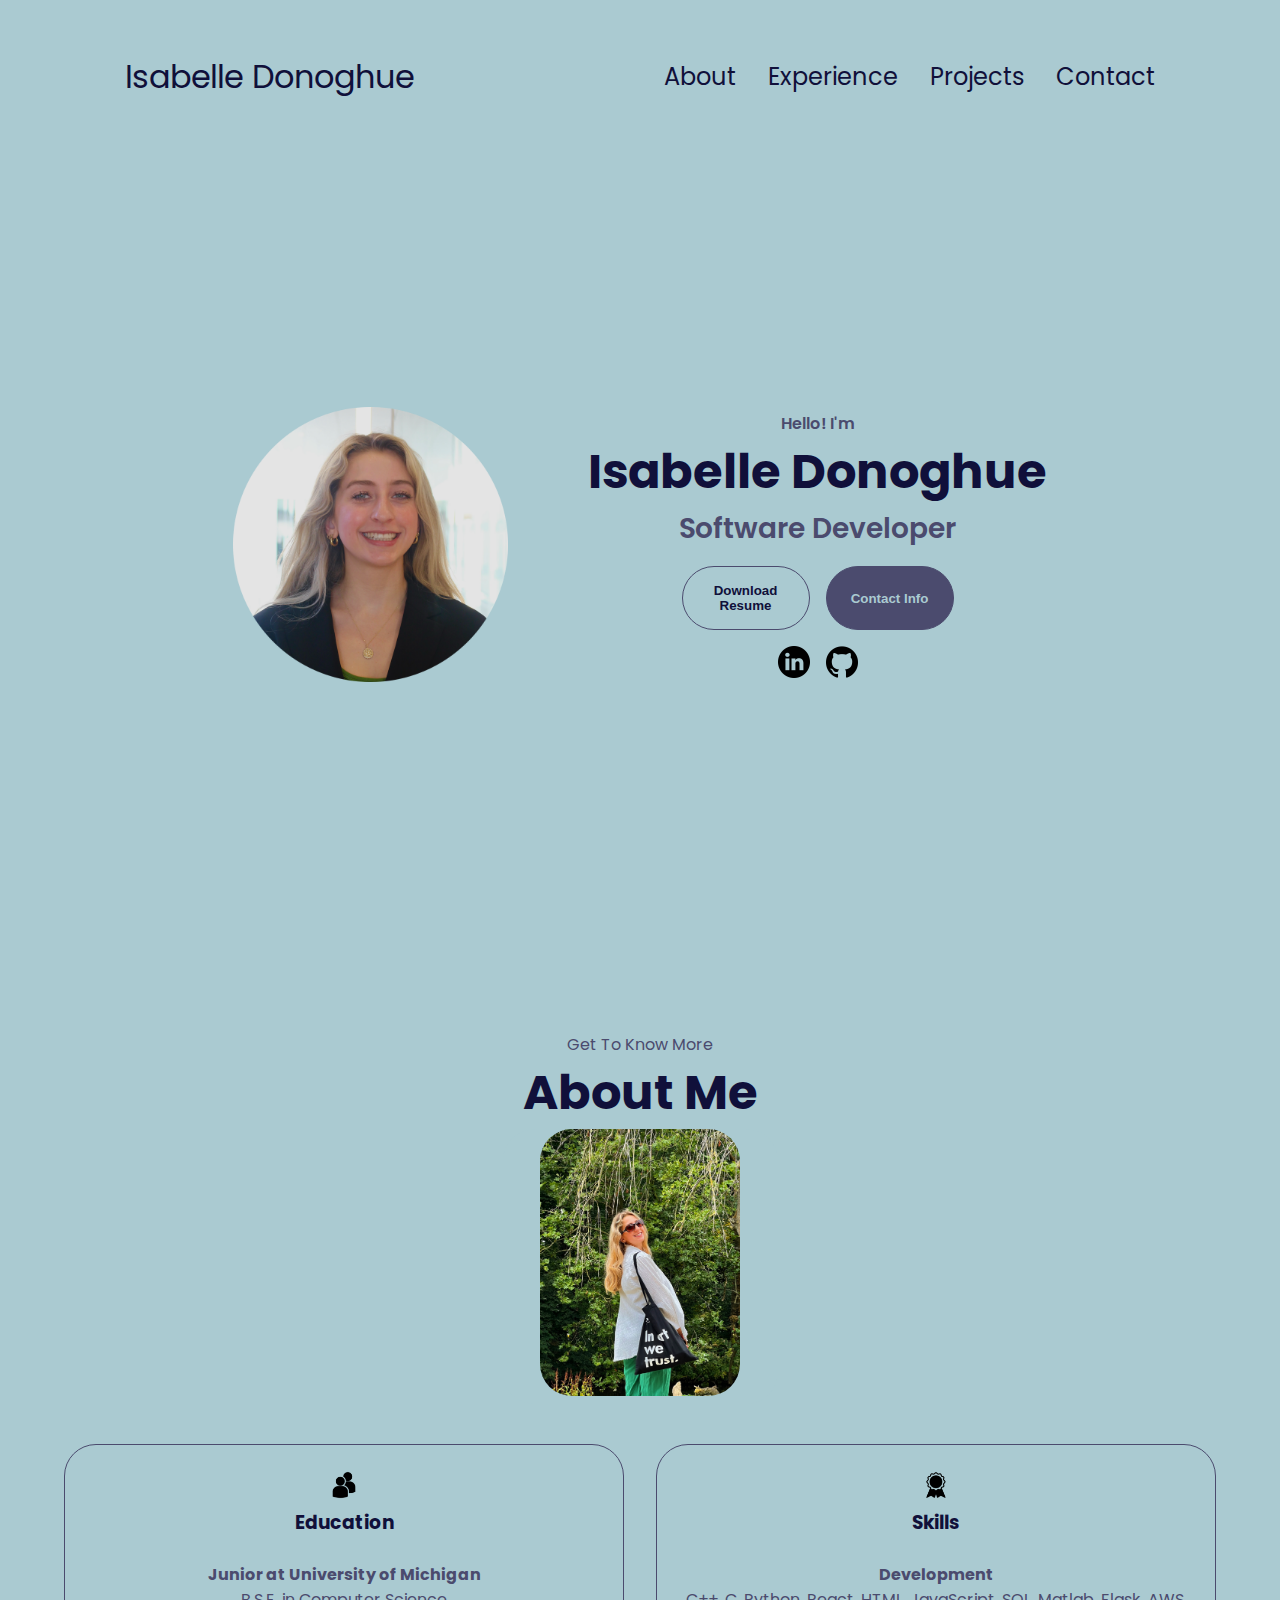
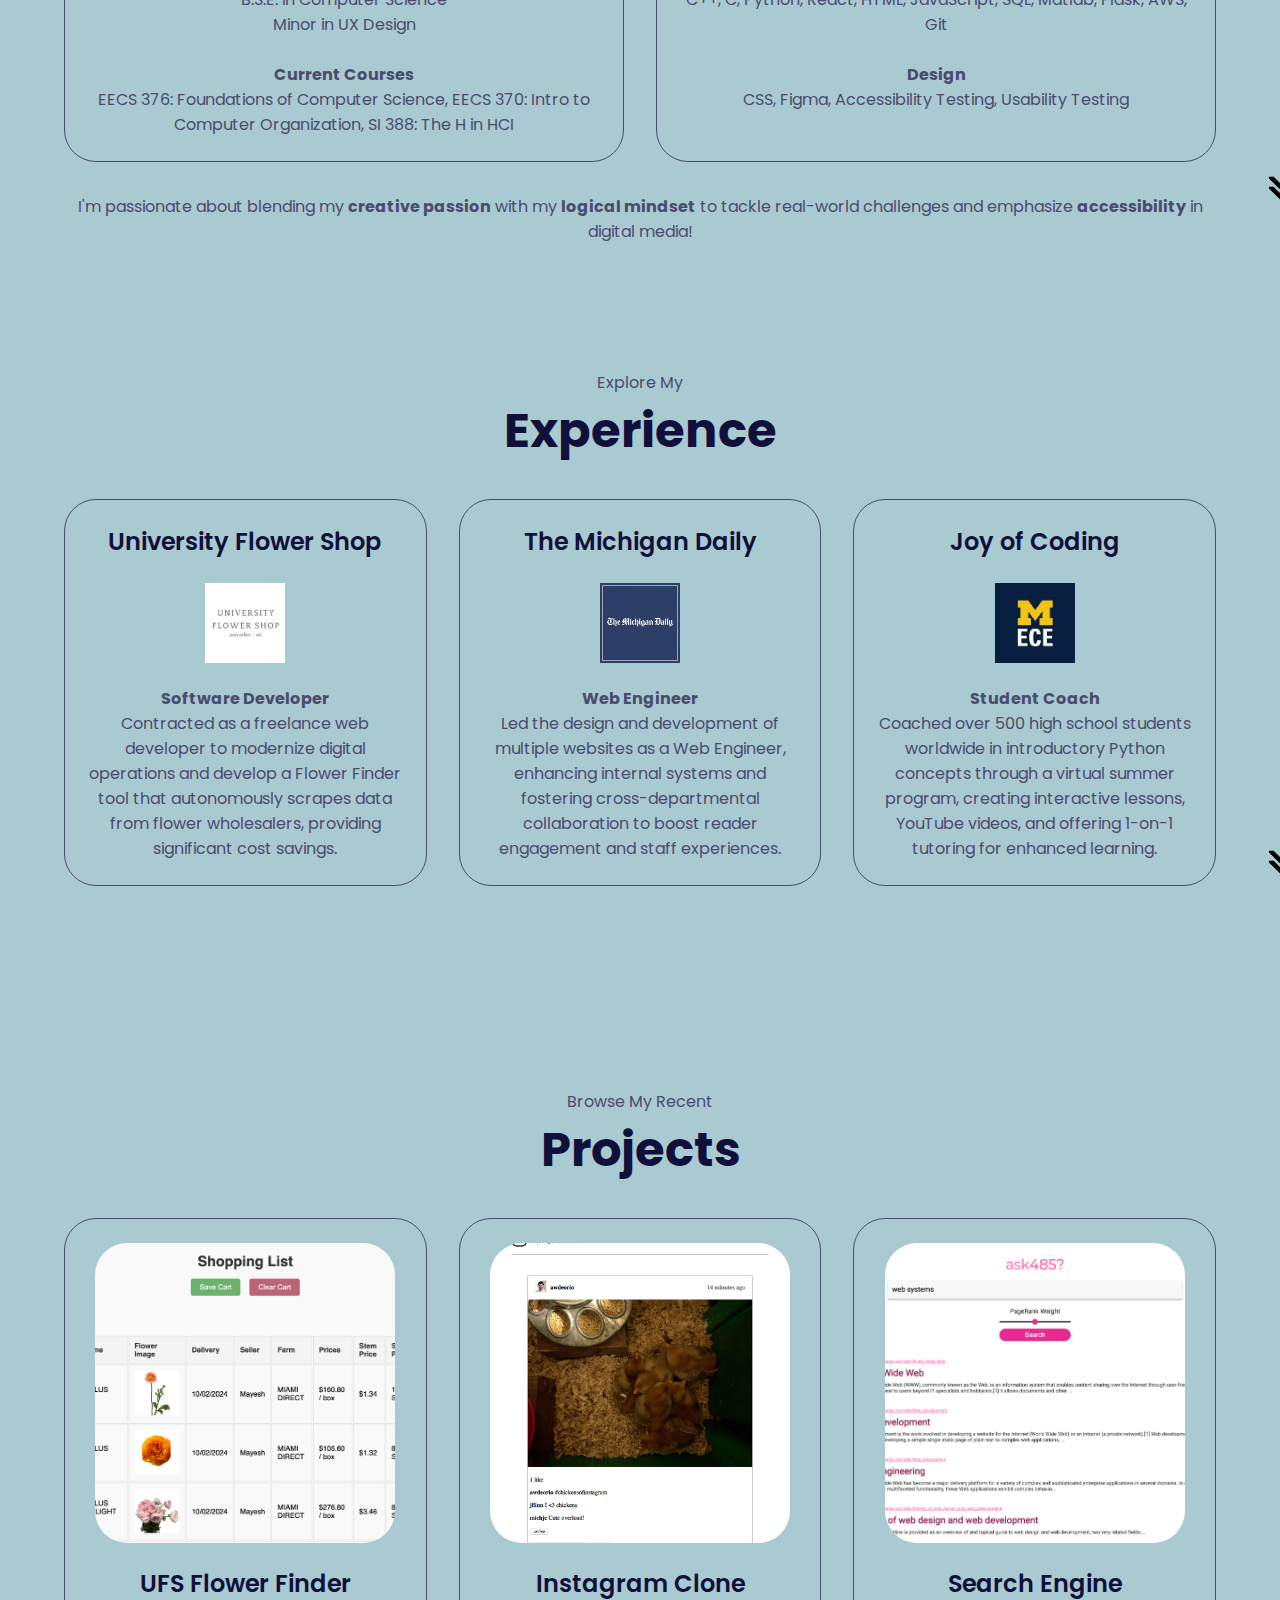
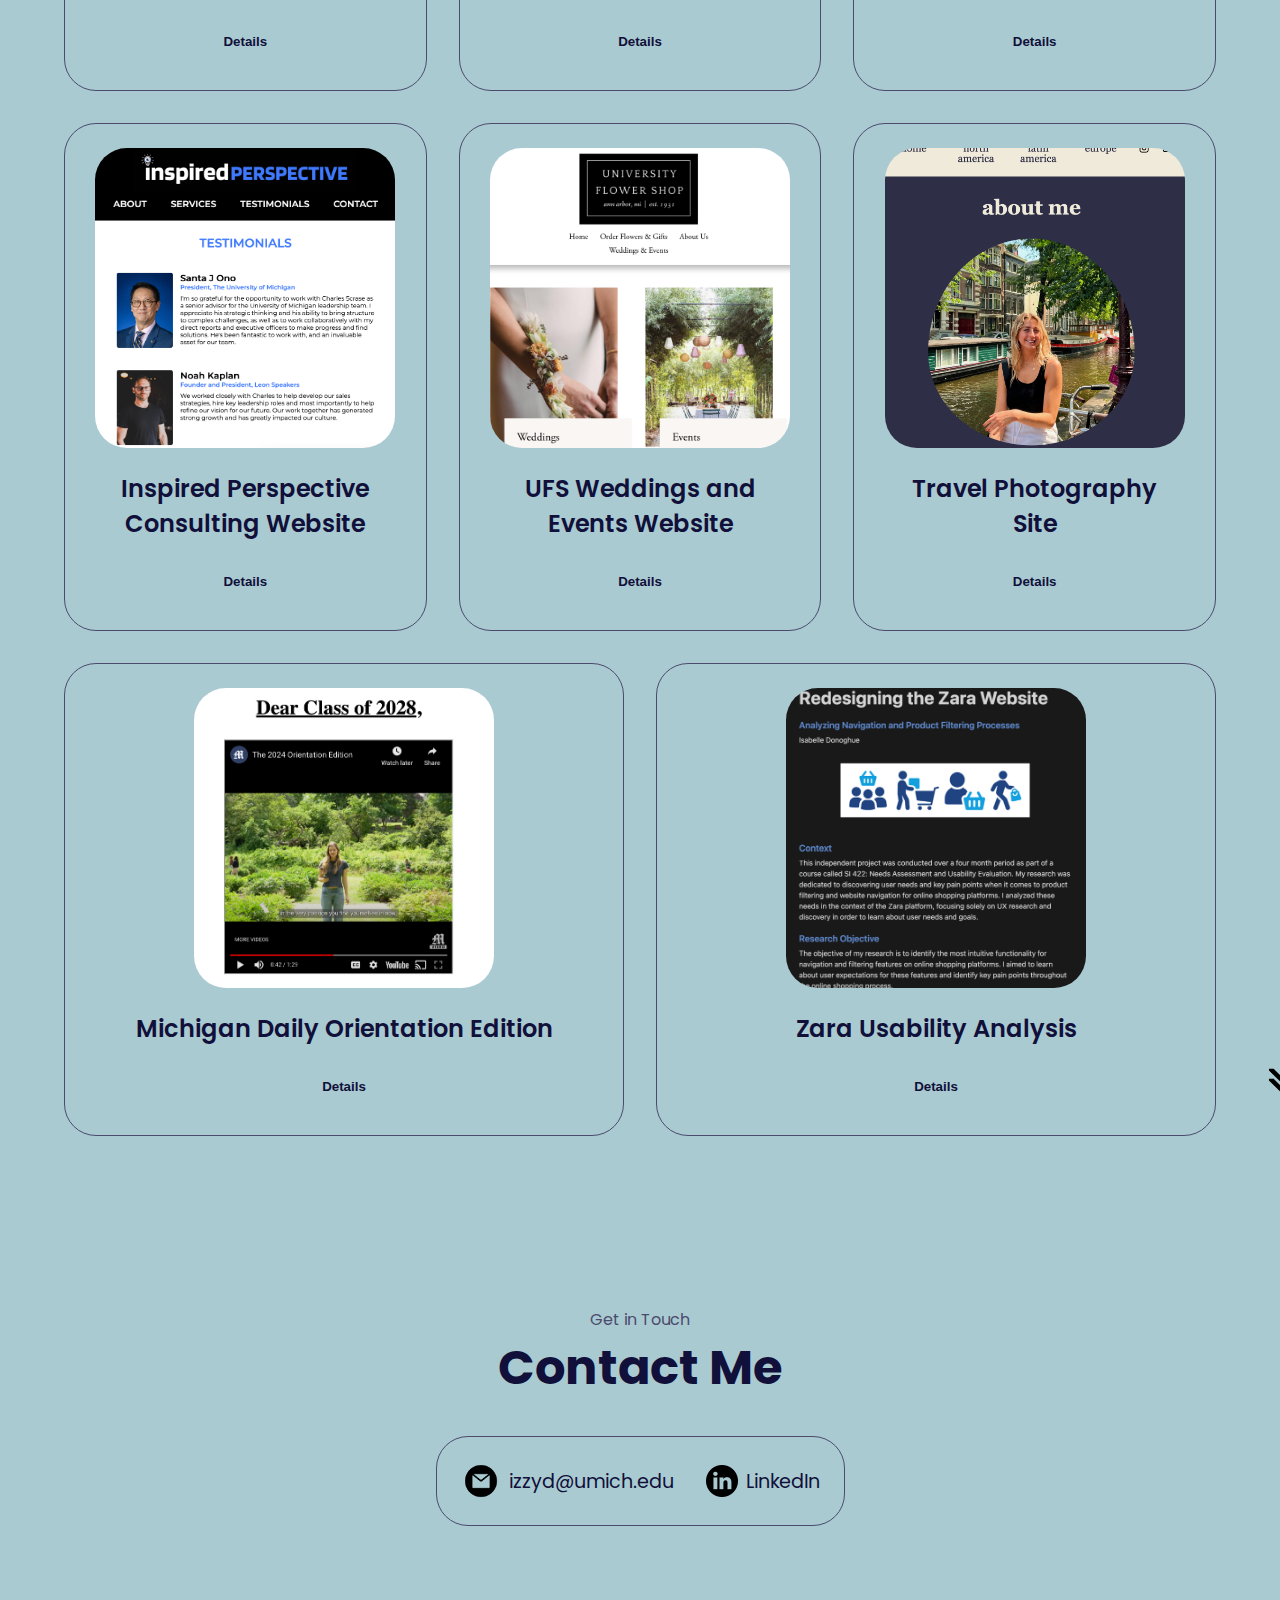
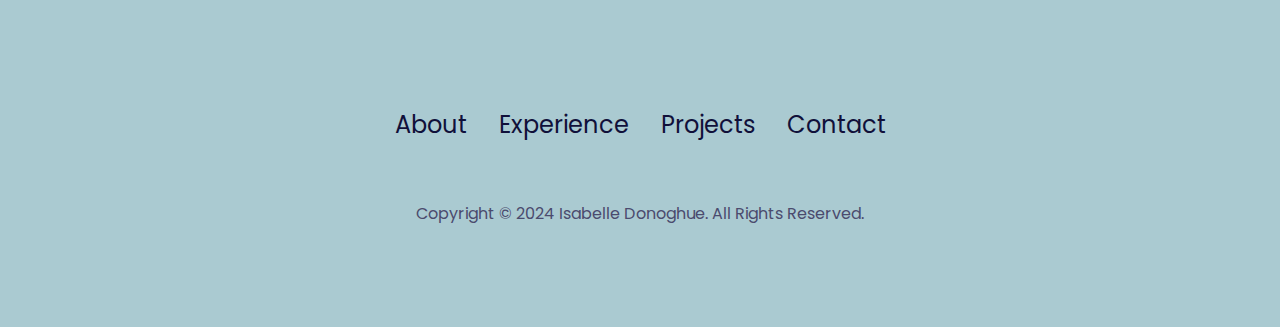
<file: index.html>
<!DOCTYPE html>
    <html lang="en">
    <head>
        <meta charset="UTF-8"/>
        <meta http-equiv="X-UA-Compatible" content="IE=edge"/>
        <meta name="viewport" content="width=device-width, initial-scale=1.0"/>
        <title>Isabelle Donoghue</title>
        <link rel="stylesheet" href="style.css"/>
        <link rel="stylesheet" href="mediaqueries.css"/>
        <link rel="icon" href="./assets/icon.png" type="image/png">
    </head>
    <body>
        <header>
            <a href = "#main" class="skip-link">Skip to Main Content</a>
            <nav id="desktop-nav">
                <div class="logo"><a href="#profile">Isabelle Donoghue</a></div>
                <div>
                    <ul class="nav-links">
                        <li><a href="#about">About</a></li>
                        <li><a href="#experience">Experience</a></li>
                        <li><a href="#projects">Projects</a></li>
                        <li><a href="#contact">Contact</a></li>
                    </ul>
                </div>
            </nav>
    
            <nav id="hamburger-nav">
                <div class="logo"><a href="#profile">Isabelle Donoghue</a></div>
                <div class="hamburger-menu">
                    <div class="hamburger-icon" onclick="toggleMenu()">
                        <span></span>
                        <span></span>
                        <span></span>
                    </div>
                    <div class="menu-links">
                        <ul>
                            <li><a href="#about" onclick="toggleMenu()">About</a></li>
                            <li><a href="#experience" onclick="toggleMenu()">Experience</a></li>
                            <li><a href="#projects" onclick="toggleMenu()">Projects</a></li>
                            <li><a href="#contact" onclick="toggleMenu()">Contact</a></li>
                        </ul>
                    </div>
                </div>
            </nav>
        </header>
        <main id="main">
            <section id="profile">
                <div class="section_pic-container">
                    <img src="./assets/headshot.png" alt="Isabelle Donoghue profile picture."/> 
                </div>
                <div class="section_text">
                    <p class="section_text_p1">Hello! I'm</p>
                    <h1 class="title">Isabelle Donoghue</h1>
                    <p class="section_text_p2">Software Developer</p>
                    <div class="btn-container">
                        <button class="btn btn-color-2" onclick="window.open('./assets/resume.pdf')">Download Resume</button>
                        <button class="btn btn-color-1" onclick="location.href='./#contact'">Contact Info</button>
                    </div>
                    <div id="socials-container">
                        <img src="./assets/linkedin.png" alt="My LinkedIn profile" class="icon" onclick="location.href='https://www.linkedin.com/in/isabelledonoghue/'"/>
                        <img src="./assets/github.png" alt="My GitHub profile" class="icon" onclick="location.href='https://github.com/isabelledonoghue'"/>
                    </div>
                </div>
            </section>

            <section id="about">
                <p class="section_text_p1">Get To Know More</p>
                <h1 class="title">About Me</h1>
                <div class="section-container">
                    <div class="section_pic-container about-pic">
                        <img src="./assets/about-pic.jpg" alt="Profile picture" class="about-pic"/> 
                    </div>
                    <div class="about-details-container">
                        <div class="about-containers">
                            <div class="details-container">
                                <img src="./assets/education.png" alt="Education icon" class="icon"/>
                                <h3>Education</h3>
                                <br>
                                <p><b>Junior at University of Michigan</b></p>
                                <p>B.S.E. in Computer Science</p>
                                <p>Minor in UX Design</p>
                                <br>
                                <p><b>Current Courses</b></p>
                                <p>EECS 376: Foundations of Computer Science, EECS 370: Intro to Computer Organization, SI 388: The H in HCI</p>
                            </div>
                            <div class="details-container">
                                <img src="./assets/experience.png" alt="Experience icon" class="icon"/>
                                <h3>Skills</h3>
                                <br>
                                <p><b>Development</b></p>
                                <p>C++, C, Python, React, HTML, JavaScript, SQL, Matlab, Flask, AWS, Git</p>
                                <br>
                                <p><b>Design</b></p>
                                <p>CSS, Figma, Accessibility Testing, Usability Testing</p>
                            </div>
                        </div>
                        <div class="text-container">
                            <p>I'm passionate about blending my <b>creative passion</b> with my <b>logical mindset</b> to tackle real-world challenges and emphasize <b>accessibility</b> in digital media!</p> 
                        </div>
                    </div>
                </div>
                <img src="./assets/arrow.png" alt="Arrow icon" class="icon arrow" onclick="location.href='./#experience'"/>
            </section>

            <section id="experience">
                <p class="section_text_p1">Explore My</p>
                <h1 class="title">Experience</h1>
                <div class="experience-details-container">
                    <div class="about-containers">
                        <div class="details-container">
                            <a href="https://www.uniflowershop.com/">
                                <h2 class="experience-sub-title">University Flower Shop</h2>
                            </a>
                            <img src="./assets/ufs.jpeg" alt="University Flower Shop logo" class="comp-logo" onclick="location.href='https://www.uniflowershop.com/'">
                            <p><b>Software Developer</b></p>
                            <p>Contracted as a freelance web developer to modernize digital operations and develop a Flower Finder tool that autonomously scrapes data from flower wholesalers, providing significant cost savings.</p>
                        </div>
                        <div class="details-container">
                            <a href="https://www.michigandaily.com/">
                                <h2 class="experience-sub-title">The Michigan Daily</h2>
                            </a>
                            <img src="./assets/daily.jpg" alt="The Michigan Daily logo" class="comp-logo" onclick="location.href='https://www.michigandaily.com/'"/>
                            <p><b>Web Engineer</b></p>
                            <p>Led the design and development of multiple websites as a Web Engineer, enhancing internal systems and fostering cross-departmental collaboration to boost reader engagement and staff experiences.</p>
                        </div>
                        <div class="details-container">
                            <a href="https://joyofcoding.eecs.umich.edu/">
                                <h2 class="experience-sub-title">Joy of Coding</h2>
                            </a>
                            <img src="./assets/ece.jpg" alt="UMICH EECS department logo" class="comp-logo" onclick="location.href='https://joyofcoding.eecs.umich.edu/'"/>
                            <p><b>Student Coach</b></p>
                            <p>Coached over 500 high school students worldwide in introductory Python concepts through a virtual summer program, creating interactive lessons, YouTube videos, and offering 1-on-1 tutoring for enhanced learning.</p>
                        </div>
                    </div>
                </div>
                <img src="./assets/arrow.png" alt="Arrow icon" class="icon arrow" onclick="location.href='./#projects'"/>
            </section>

            <section id="projects">
                <p class="section_text_p1">Browse My Recent</p>
                <h1 class="title">Projects</h1>
                <div class="project-details-container">
                    <div class="about-containers">
                        <div class="details-container color-container">
                            <div class="article-container">
                                <img src="./assets/ufs-proj.png" alt="UFS Flower Finder" class="project-img" onclick="location.href='ufs.html'"/>
                            </div>
                            <a href="ufs.html">
                                <h2 class="experience-sub-title project-title">UFS Flower Finder</h2>
                            </a>
                            <div class="btn-container">
                                <button class="btn btn-color-2 project-btn" onclick="location.href='ufs.html'">
                                    Details 
                                </button>
                            </div>
                        </div>

                        <div class="details-container color-container">
                            <div class="article-container">
                                <img src="./assets/insta-proj.png" alt="Instagram Clone Project" class="project-img" onclick="location.href='insta.html'"/>
                            </div>
                            <a href='insta.html'>
                                <h2 class="experience-sub-title project-title">Instagram Clone</h2>
                            </a>
                            <div class="btn-container">
                                <button class="btn btn-color-2 project-btn" onclick="location.href='insta.html'">
                                    Details 
                                </button>
                            </div>
                        </div>
                        <div class="details-container color-container">
                            <div class="article-container">
                                <img src="./assets/search-proj.png" alt="Search Engine Project" class="project-img" onclick="location.href='search.html'"/>
                            </div>
                            <a href='search.html'>
                                <h2 class="experience-sub-title project-title">Search Engine</h2>
                            </a>
                            <div class="btn-container">
                                <button class="btn btn-color-2 project-btn" onclick="location.href='search.html'">
                                    Details 
                                </button>
                            </div>
                        </div>
                        <div class="details-container color-container">
                            <div class="article-container">
                                <img src="./assets/insper.png" alt="Inspired Perspective Website" class="project-img" onclick="location.href='insper.html'"/>
                            </div>
                            <a href='insper.html'>
                                <h2 class="experience-sub-title project-title">Inspired Perspective Consulting Website</h2>
                            </a>
                            <div class="btn-container">
                                <button class="btn btn-color-2 project-btn" onclick="location.href='insper.html'">
                                    Details 
                                </button>
                            </div>
                        </div>
                        <div class="details-container color-container">
                            <div class="article-container">
                                <img src="./assets/weddings.png" alt="UFS Weddings and Events Website" class="project-img" onclick="location.href='weddings.html'"/>
                            </div>
                            <a href='weddings.html'>
                                <h2 class="experience-sub-title project-title">UFS Weddings and Events Website</h2>
                            </a>
                            <div class="btn-container">
                                <button class="btn btn-color-2 project-btn" onclick="location.href='weddings.html'">
                                    Details 
                                </button>
                            </div>
                        </div>
                        <div class="details-container color-container">
                            <div class="article-container">
                                <img src="./assets/photography-proj.png" alt="Travel Photography Site" class="project-img" onclick="location.href='photography.html'"/>
                            </div>
                            <a href="photography.html">
                                <h2 class="experience-sub-title project-title">Travel Photography Site</h2>
                            </a>
                            <div class="btn-container">
                                <button class="btn btn-color-2 project-btn" onclick="location.href='photography.html'">
                                    Details 
                                </button>
                            </div>
                        </div>
                        <div class="details-container color-container">
                            <div class="article-container">
                                <img src="./assets/daily2-proj.png" alt="Michigan Daily Orientation Edition" class="project-img" onclick="location.href='daily.html'"/>
                            </div>
                            <a href='daily.html'>
                                <h2 class="experience-sub-title project-title">Michigan Daily Orientation Edition</h2>
                            </a>
                            <div class="btn-container">
                                <button class="btn btn-color-2 project-btn" onclick="location.href='daily.html'">
                                    Details 
                                </button>
                            </div>
                        </div>
                        <div class="details-container color-container">
                            <div class="article-container">
                                <img src="./assets/zara-proj.png" alt="Zara Usability Analysis" class="project-img" onclick="location.href='https://ajar-net-f7a.notion.site/Redesigning-the-Zara-Website-bbec3debe417492b87170c83768fa78a?pvs=4'"/>
                            </div>
                            <a href='https://ajar-net-f7a.notion.site/Redesigning-the-Zara-Website-bbec3debe417492b87170c83768fa78a?pvs=4'>
                                <h2 class="experience-sub-title project-title">Zara Usability Analysis</h2>
                            </a>
                            <div class="btn-container">
                                <button class="btn btn-color-2 project-btn" onclick="window.open('https://ajar-net-f7a.notion.site/Redesigning-the-Zara-Website-bbec3debe417492b87170c83768fa78a?pvs=4', '_blank')">
                                    Details 
                                </button>
                            </div>
                        </div>

                    </div>
                </div>
                <img src="./assets/arrow.png" alt="Arrow icon" class="icon arrow" onclick="location.href='./#contact'"/>
            </section>

            <section id="contact">
                <p class="section_text_p1">Get in Touch</p>
                <h1 class="title">Contact Me</h1>
                <div class="contact-info-upper-container">
                    <div class="contact-info-container">
                        <img src="./assets/email.png" alt="Email icon" class="icon contact-icon email-icon"/>
                        <p><a href="mailto:izzyd@umich.edu">izzyd@umich.edu</a></p>
                    </div>
                    <div class="contact-info-container">
                        <img src="./assets/linkedin.png" alt="LinkedIn icon" class="icon contact-icon"/>
                        <p><a href="https://www.linkedin.com/in/isabelledonoghue/">LinkedIn</a></p>
                    </div>
                </div>
            </section>
        </main>

        <footer>
            <nav>
                <div class="nav-links-container">
                    <ul class="nav-links">
                        <li><a href="#about">About</a></li>
                        <li><a href="#experience">Experience</a></li>
                        <li><a href="#projects">Projects</a></li>
                        <li><a href="#contact">Contact</a></li>
                    </ul>
                </div>
            </nav>
            <p>Copyright &#169; 2024 Isabelle Donoghue. All Rights Reserved.</p>
        </footer>

        <script src="script.js"></script>
    </body>
</html>
</file>
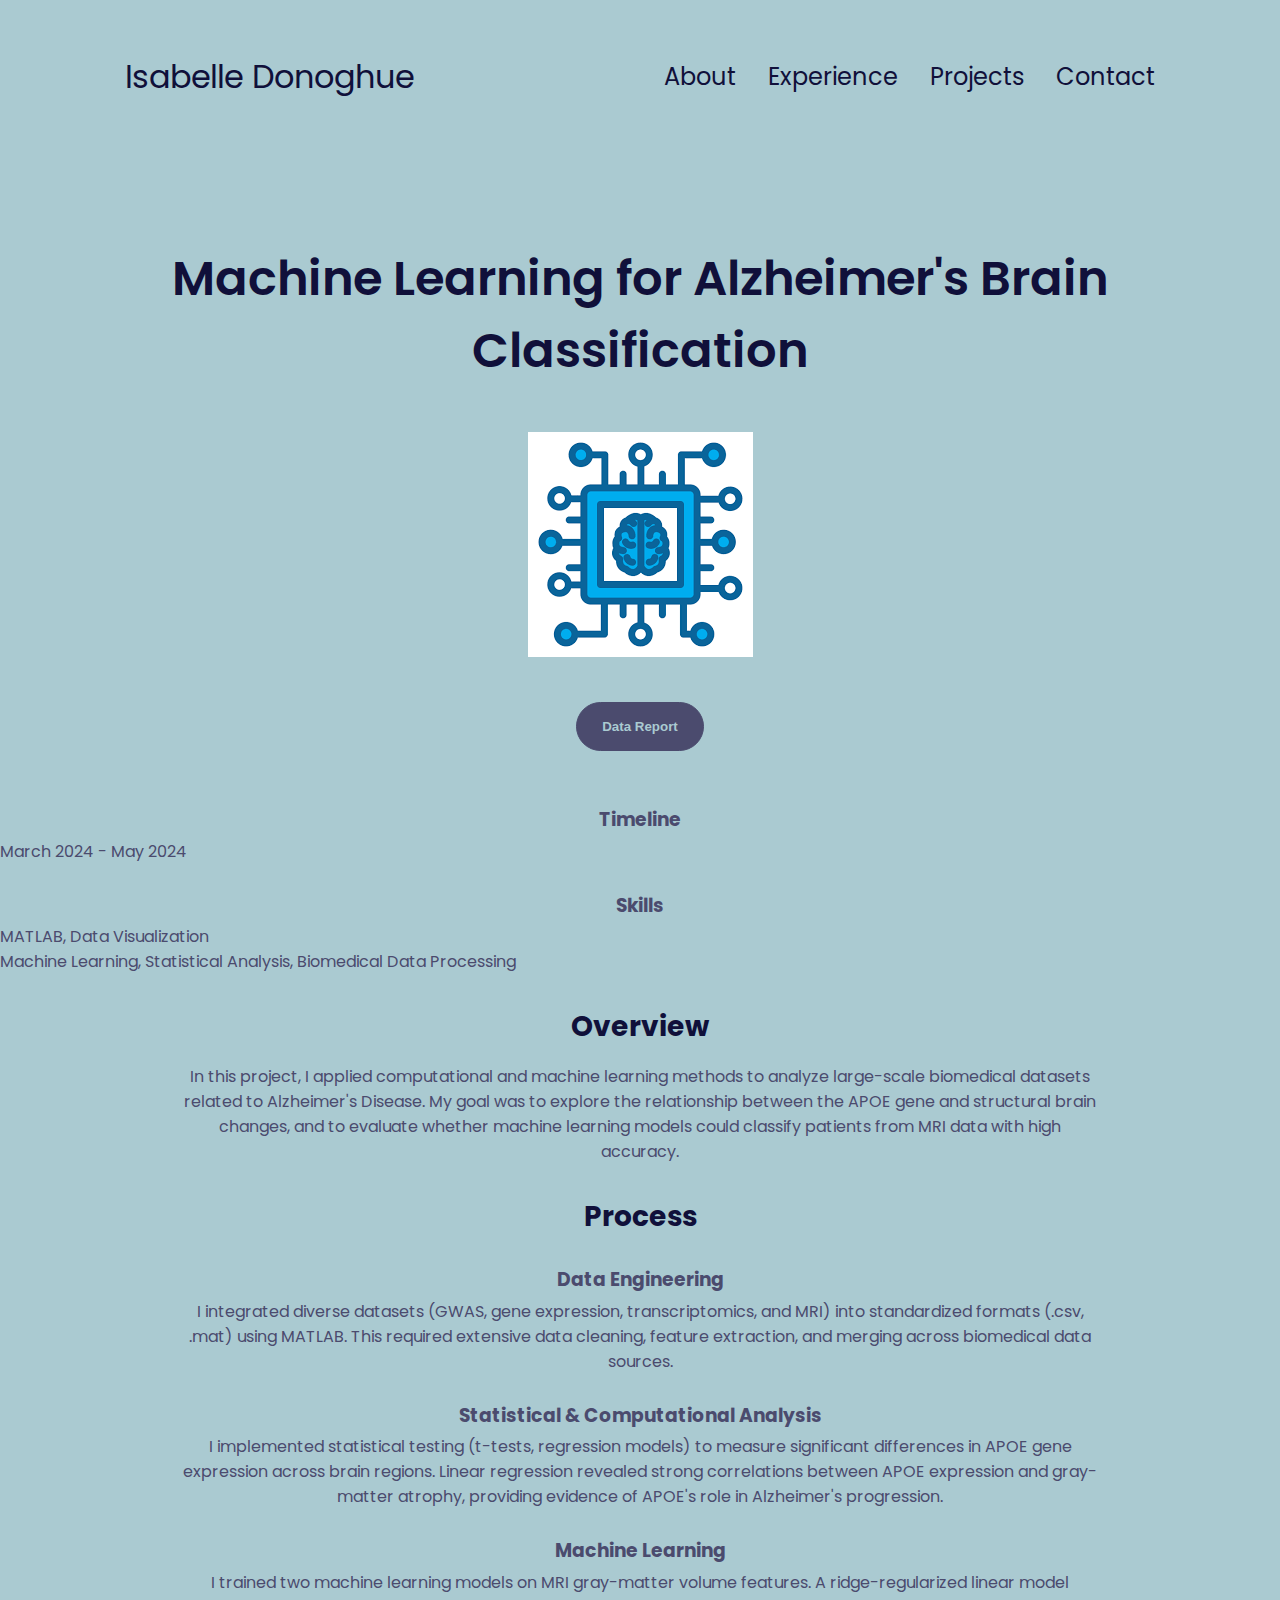
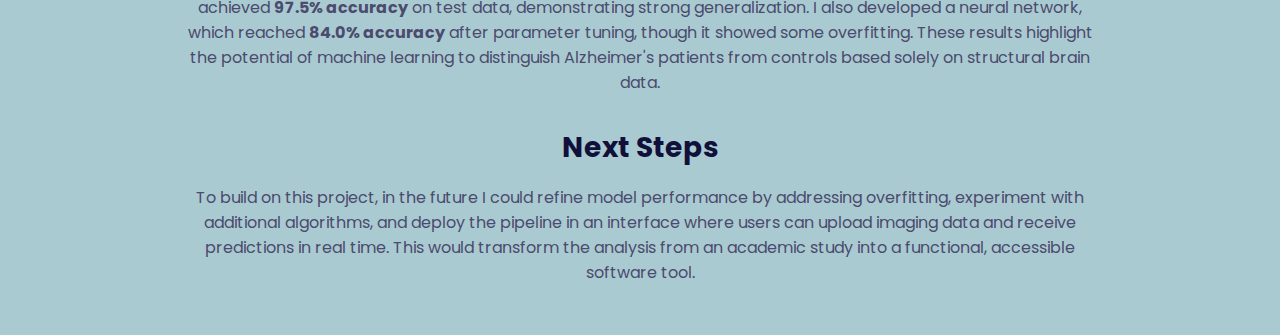
<file: bigdata.html>
<!DOCTYPE html>
<html lang="en">
<head>
    <meta charset="UTF-8"/>
    <meta http-equiv="X-UA-Compatible" content="IE=edge"/>
    <meta name="viewport" content="width=device-width, initial-scale=1.0"/>
    <title>Isabelle Donoghue</title>
    <link rel="stylesheet" href="style.css"/>
    <link rel="stylesheet" href="mediaqueries.css"/>
    <link rel="icon" href="./assets/icon.png" type="image/png">
</head>
<body>
    <header>
        <a href="#main" class="skip-link">Skip to Main Content</a>
        <nav id="desktop-nav">
            <div class="logo"><a href="index.html#projects">Isabelle Donoghue</a></div>
            <div>
                <ul class="nav-links">
                    <li><a href="index.html#about">About</a></li>
                    <li><a href="index.html#experience">Experience</a></li>
                    <li><a href="index.html#projects">Projects</a></li>
                    <li><a href="index.html#contact">Contact</a></li>
                </ul>
            </div>
        </nav>

        <nav id="hamburger-nav">
            <div class="logo"><a href="index.html#projects">Isabelle Donoghue</a></div>
            <div class="hamburger-menu">
                <div class="hamburger-icon" onclick="toggleMenu()">
                    <span></span>
                    <span></span>
                    <span></span>
                </div>
                <div class="menu-links">
                    <li><a href="index.html#about" onclick="toggleMenu()">About</a></li>
                    <li><a href="index.html#experience" onclick="toggleMenu()">Experience</a></li>
                    <li><a href="index.html#projects" onclick="toggleMenu()">Projects</a></li>
                    <li><a href="index.html#contact" onclick="toggleMenu()">Contact</a></li>
                </div>
            </div>
        </nav>
    </header>
    <main id="main">
        <h1 class="title-proj">Machine Learning for Alzheimer's Brain Classification</h1>
        <div class="proj-img-center">
            <img src="./assets/bigdata.png" alt="Machine Learning Alzheimer's Project" class="project-img-proj"/>
        </div>

        <div class="btn-container">
            <button class="btn btn-color-1 proj-button" onclick="location.href='./assets/bigdatareport.pdf'">Data Report</button>
        </div>

        <h3 class="proj-process-header">Timeline</h3>
        <p class="text-proj-header">March 2024 - May 2024</p>
        <h3 class="proj-process-header">Skills</h3>
        <p class="text-proj-header">MATLAB, Data Visualization</p>
        <p class="text-proj-header">Machine Learning, Statistical Analysis, Biomedical Data Processing</p>

        <h2 class="section_text_p2-proj">Overview</h2>
        <p class="text-proj">In this project, I applied computational and machine learning methods to analyze large-scale biomedical datasets related to Alzheimer's Disease. My goal was to explore the relationship between the APOE gene and structural brain changes, and to evaluate whether machine learning models could classify patients from MRI data with high accuracy.</p>

        <h2 class="section_text_p2-proj">Process</h2>
        <h3 class="proj-process-header">Data Engineering</h3>
        <p class="text-proj">I integrated diverse datasets (GWAS, gene expression, transcriptomics, and MRI) into standardized formats (.csv, .mat) using MATLAB. This required extensive data cleaning, feature extraction, and merging across biomedical data sources.</p>

        <h3 class="proj-process-header">Statistical & Computational Analysis</h3>
        <p class="text-proj">I implemented statistical testing (t-tests, regression models) to measure significant differences in APOE gene expression across brain regions. Linear regression revealed strong correlations between APOE expression and gray-matter atrophy, providing evidence of APOE's role in Alzheimer's progression.</p>

        <h3 class="proj-process-header">Machine Learning</h3>
        <p class="text-proj"> I trained two machine learning models on MRI gray-matter volume features. A ridge-regularized linear model achieved <b>97.5% accuracy</b> on test data, demonstrating strong generalization. I also developed a neural network, which reached <b>84.0% accuracy</b> after parameter tuning, though it showed some overfitting. These results highlight the potential of machine learning to distinguish Alzheimer's patients from controls based solely on structural brain data.</p>

        <h2 class="section_text_p2-proj">Next Steps</h2>
        <p class="text-proj">To build on this project, in the future I could refine model performance by addressing overfitting, experiment with additional algorithms, and deploy the pipeline in an interface where users can upload imaging data and receive predictions in real time. This would transform the analysis from an academic study into a functional, accessible software tool.</p>
        <br>
        <br>
    </main>
    <script src="script.js"></script>
</body>
</html>
</file>
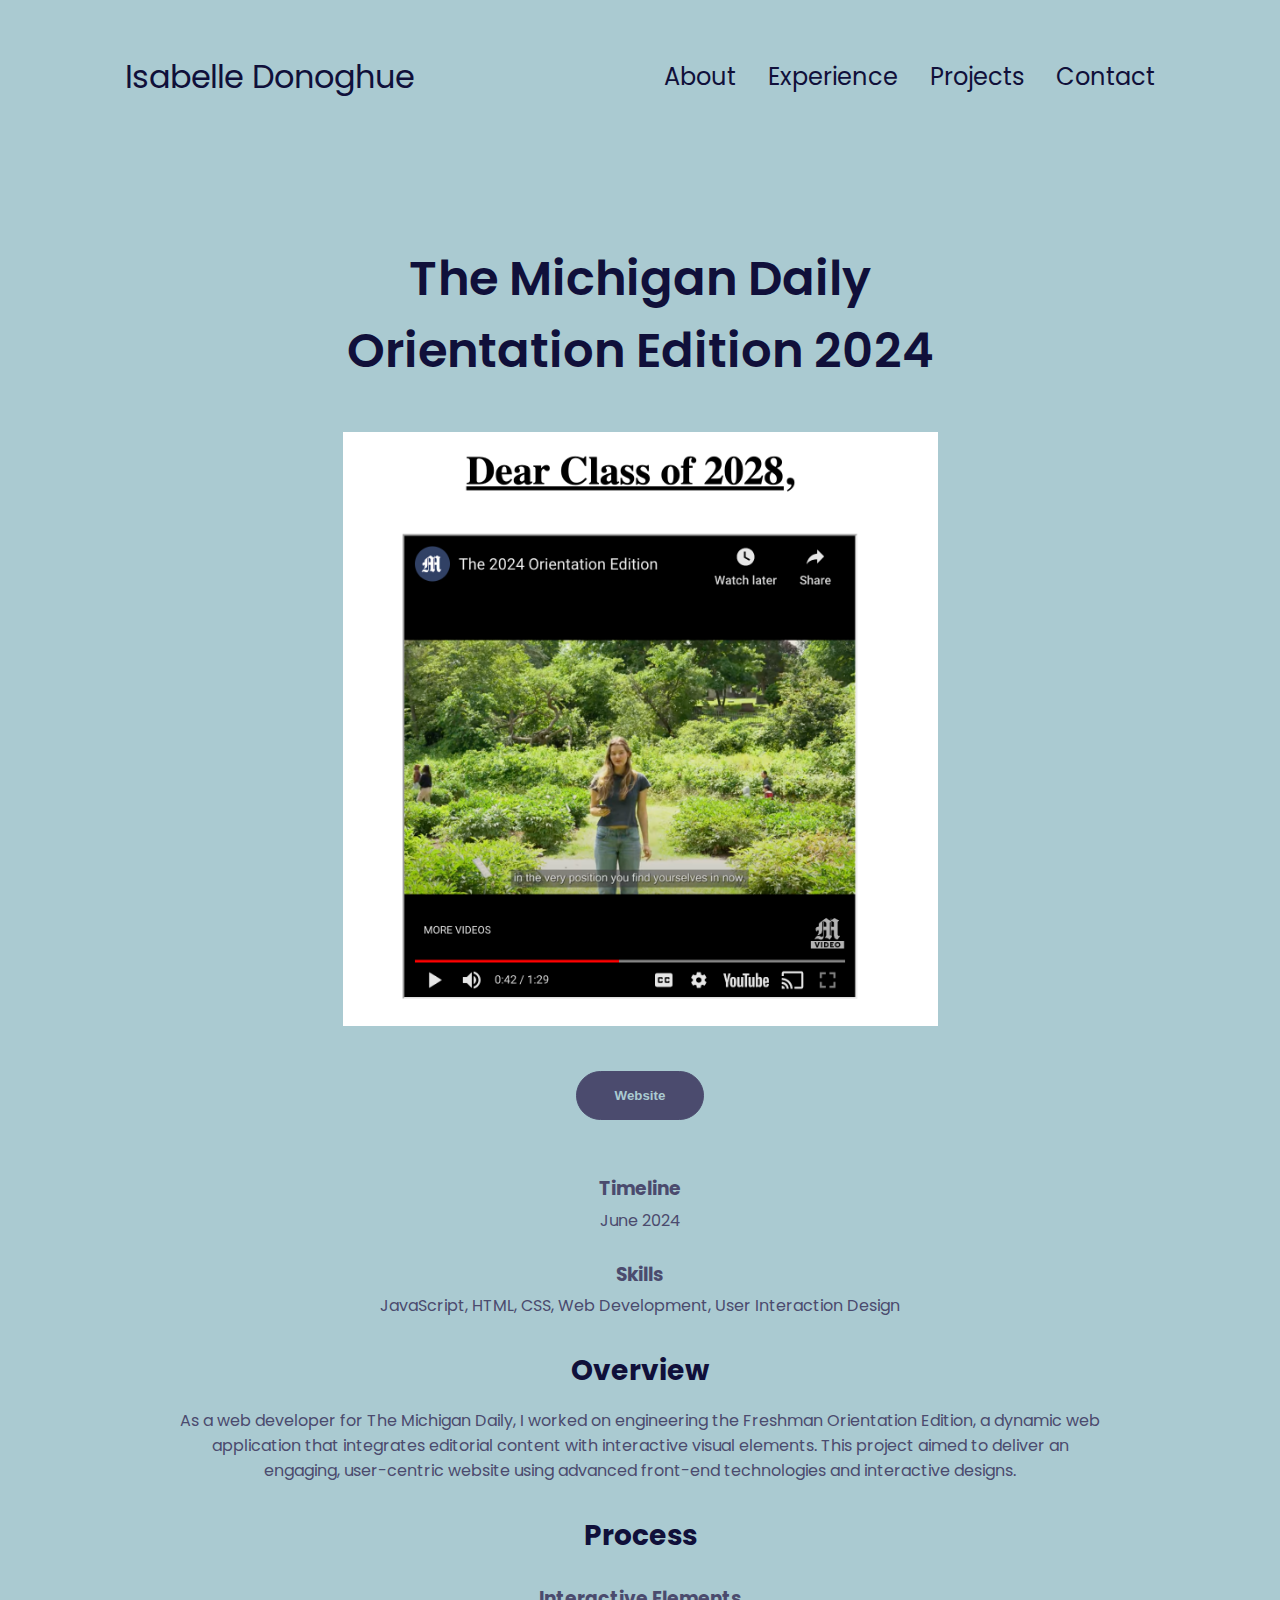
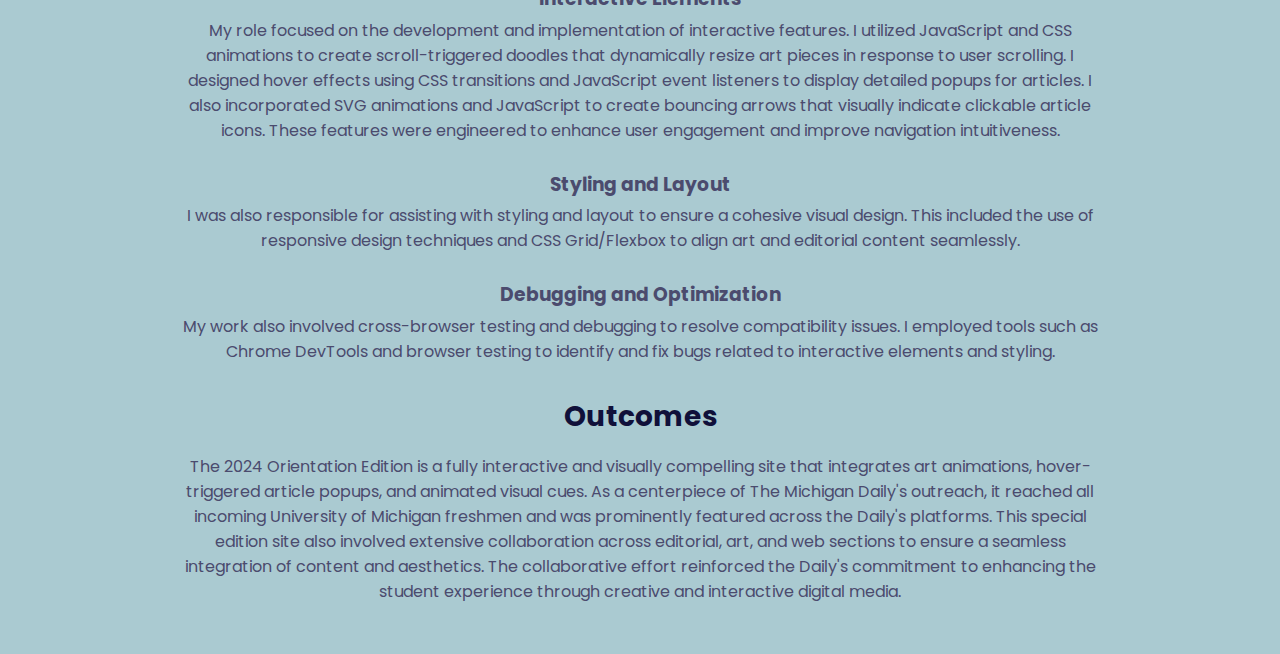
<file: daily.html>
<!DOCTYPE html>
<html lang="en">
<head>
    <meta charset="UTF-8"/>
    <meta http-equiv="X-UA-Compatible" content="IE=edge"/>
    <meta name="viewport" content="width=device-width, initial-scale=1.0"/>
    <title>Isabelle Donoghue</title>
    <link rel="stylesheet" href="style.css"/>
    <link rel="stylesheet" href="mediaqueries.css"/>
    <link rel="icon" href="./assets/icon.png" type="image/png">
</head>
<body>
    <header>
        <a href="#main" class="skip-link">Skip to Main Content</a>
        <nav id="desktop-nav">
            <div class="logo"><a href="index.html#projects">Isabelle Donoghue</a></div>
            <div>
                <ul class="nav-links">
                    <li><a href="index.html#about">About</a></li>
                    <li><a href="index.html#experience">Experience</a></li>
                    <li><a href="index.html#projects">Projects</a></li>
                    <li><a href="index.html#contact">Contact</a></li>
                </ul>
            </div>
        </nav>

        <nav id="hamburger-nav">
            <div class="logo"><a href="index.html#projects">Isabelle Donoghue</a></div>
            <div class="hamburger-menu">
                <div class="hamburger-icon" onclick="toggleMenu()">
                    <span></span>
                    <span></span>
                    <span></span>
                </div>
                <div class="menu-links">
                    <li><a href="index.html#about" onclick="toggleMenu()">About</a></li>
                    <li><a href="index.html#experience" onclick="toggleMenu()">Experience</a></li>
                    <li><a href="index.html#projects" onclick="toggleMenu()">Projects</a></li>
                    <li><a href="index.html#contact" onclick="toggleMenu()">Contact</a></li>
                </div>
            </div>
        </nav>
    </header>
    <main id="main">
        <h1 class="title-proj">The Michigan Daily<br>Orientation Edition 2024</h1>
        <div class="proj-img-center">
            <img src="./assets/daily2-proj.png" alt="Michigan Daily Orientation Edition" class="project-img-proj"/>
        </div>

        <div class="btn-container">
            <button class="btn btn-color-1 proj-button" onclick="location.href='https://specials.michigandaily.com/2024/orientation-edition/'">Website</button>
        </div>

        <h3 class="proj-process-header">Timeline</h3>
        <p class="text-proj">June 2024</p>
        <h3 class="proj-process-header">Skills</h3>
        <p class="text-proj">JavaScript, HTML, CSS, Web Development, User Interaction Design</p>


        <h2 class="section_text_p2-proj">Overview</h2>
        <p class="text-proj">As a web developer for The Michigan Daily, I worked on engineering the Freshman Orientation Edition, a dynamic web application that integrates editorial content with interactive visual elements. This project aimed to deliver an engaging, user-centric website using advanced front-end technologies and interactive designs.</p>

        <h2 class="section_text_p2-proj">Process</h2>
        <h3 class="proj-process-header">Interactive Elements</h3>
        <p class="text-proj">My role focused on the development and implementation of interactive features. I utilized JavaScript and CSS animations to create scroll-triggered doodles that dynamically resize art pieces in response to user scrolling. I designed hover effects using CSS transitions and JavaScript event listeners to display detailed popups for articles. I also incorporated SVG animations and JavaScript to create bouncing arrows that visually indicate clickable article icons. These features were engineered to enhance user engagement and improve navigation intuitiveness.</p>
        <h3 class="proj-process-header">Styling and Layout</h3>
        <p class="text-proj">I was also responsible for assisting with styling and layout to ensure a cohesive visual design. This included the use of responsive design techniques and CSS Grid/Flexbox to align art and editorial content seamlessly.</p>
        <h3 class="proj-process-header">Debugging and Optimization</h3>
        <p class="text-proj">My work also involved cross-browser testing and debugging to resolve compatibility issues. I employed tools such as Chrome DevTools and browser testing to identify and fix bugs related to interactive elements and styling.</p>
        
        <h2 class="section_text_p2-proj">Outcomes</h2>
        <p class="text-proj">The 2024 Orientation Edition is a fully interactive and visually compelling site that integrates art animations, hover-triggered article popups, and animated visual cues. As a centerpiece of The Michigan Daily's outreach, it reached all incoming University of Michigan freshmen and was prominently featured across the Daily's platforms. This special edition site also involved extensive collaboration across editorial, art, and web sections to ensure a seamless integration of content and aesthetics. The collaborative effort reinforced the Daily's commitment to enhancing the student experience through creative and interactive digital media.</p>
        <br>
        <br>
    </main>
    <script src="script.js"></script>
</body>
</html>
</file>
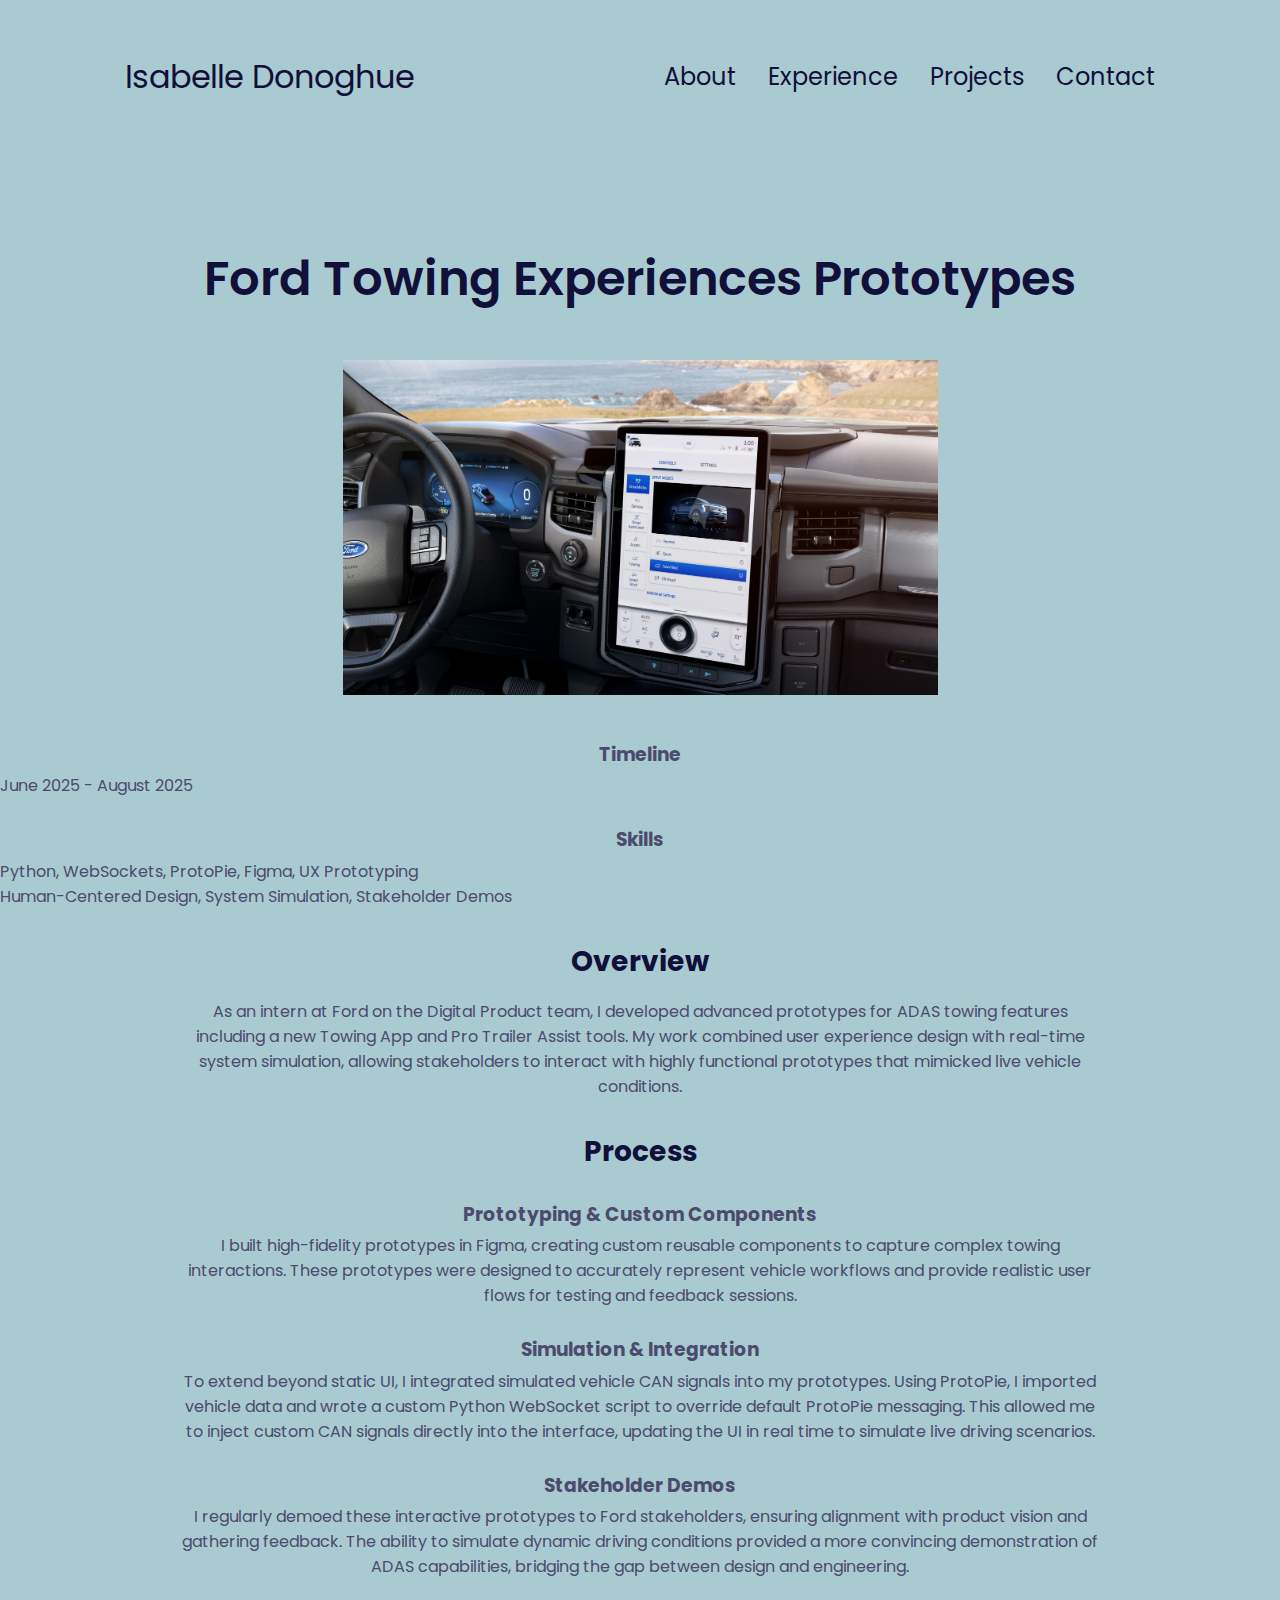
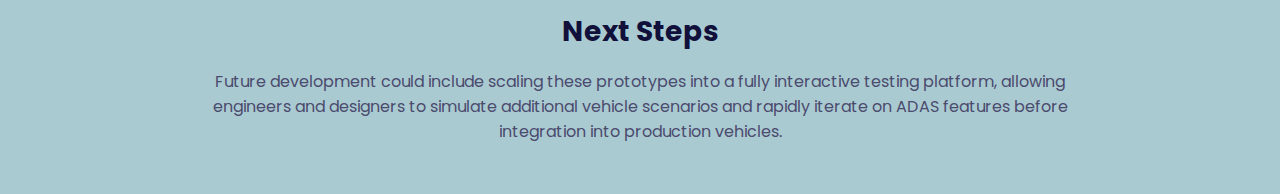
<file: ford.html>
<!DOCTYPE html>
<html lang="en">
<head>
    <meta charset="UTF-8"/>
    <meta http-equiv="X-UA-Compatible" content="IE=edge"/>
    <meta name="viewport" content="width=device-width, initial-scale=1.0"/>
    <title>Isabelle Donoghue</title>
    <link rel="stylesheet" href="style.css"/>
    <link rel="stylesheet" href="mediaqueries.css"/>
    <link rel="icon" href="./assets/icon.png" type="image/png">
</head>
<body>
    <header>
        <a href="#main" class="skip-link">Skip to Main Content</a>
        <nav id="desktop-nav">
            <div class="logo"><a href="index.html#projects">Isabelle Donoghue</a></div>
            <div>
                <ul class="nav-links">
                    <li><a href="index.html#about">About</a></li>
                    <li><a href="index.html#experience">Experience</a></li>
                    <li><a href="index.html#projects">Projects</a></li>
                    <li><a href="index.html#contact">Contact</a></li>
                </ul>
            </div>
        </nav>

        <nav id="hamburger-nav">
            <div class="logo"><a href="index.html#projects">Isabelle Donoghue</a></div>
            <div class="hamburger-menu">
                <div class="hamburger-icon" onclick="toggleMenu()">
                    <span></span>
                    <span></span>
                    <span></span>
                </div>
                <div class="menu-links">
                    <li><a href="index.html#about" onclick="toggleMenu()">About</a></li>
                    <li><a href="index.html#experience" onclick="toggleMenu()">Experience</a></li>
                    <li><a href="index.html#projects" onclick="toggleMenu()">Projects</a></li>
                    <li><a href="index.html#contact" onclick="toggleMenu()">Contact</a></li>
                </div>
            </div>
        </nav>
    </header>
    <main id="main">
        <h1 class="title-proj">Ford Towing Experiences Prototypes</h1>
        <div class="proj-img-center">
            <img src="./assets/towing.jpg" alt="Ford ADAS Internship" class="project-img-proj"/>
        </div>

        <h3 class="proj-process-header">Timeline</h3>
        <p class="text-proj-header">June 2025 - August 2025</p>
        <h3 class="proj-process-header">Skills</h3>
        <p class="text-proj-header">Python, WebSockets, ProtoPie, Figma, UX Prototyping</p>
        <p class="text-proj-header">Human-Centered Design, System Simulation, Stakeholder Demos</p>

        <h2 class="section_text_p2-proj">Overview</h2>
        <p class="text-proj">As an intern at Ford on the Digital Product team, I developed advanced prototypes for ADAS towing features including a new Towing App and Pro Trailer Assist tools. My work combined user experience design with real-time system simulation, allowing stakeholders to interact with highly functional prototypes that mimicked live vehicle conditions.</p>

        <h2 class="section_text_p2-proj">Process</h2>
        <h3 class="proj-process-header">Prototyping & Custom Components</h3>
        <p class="text-proj">I built high-fidelity prototypes in Figma, creating custom reusable components to capture complex towing interactions. These prototypes were designed to accurately represent vehicle workflows and provide realistic user flows for testing and feedback sessions.</p>

        <h3 class="proj-process-header">Simulation & Integration</h3>
        <p class="text-proj">To extend beyond static UI, I integrated simulated vehicle CAN signals into my prototypes. Using ProtoPie, I imported vehicle data and wrote a custom Python WebSocket script to override default ProtoPie messaging. This allowed me to inject custom CAN signals directly into the interface, updating the UI in real time to simulate live driving scenarios.</p>

        <h3 class="proj-process-header">Stakeholder Demos</h3>
        <p class="text-proj">I regularly demoed these interactive prototypes to Ford stakeholders, ensuring alignment with product vision and gathering feedback. The ability to simulate dynamic driving conditions provided a more convincing demonstration of ADAS capabilities, bridging the gap between design and engineering.</p>

        <h2 class="section_text_p2-proj">Next Steps</h2>
        <p class="text-proj">Future development could include scaling these prototypes into a fully interactive testing platform, allowing engineers and designers to simulate additional vehicle scenarios and rapidly iterate on ADAS features before integration into production vehicles.</p>
        <br>
        <br>
    </main>
    <script src="script.js"></script>
</body>
</html>
</file>
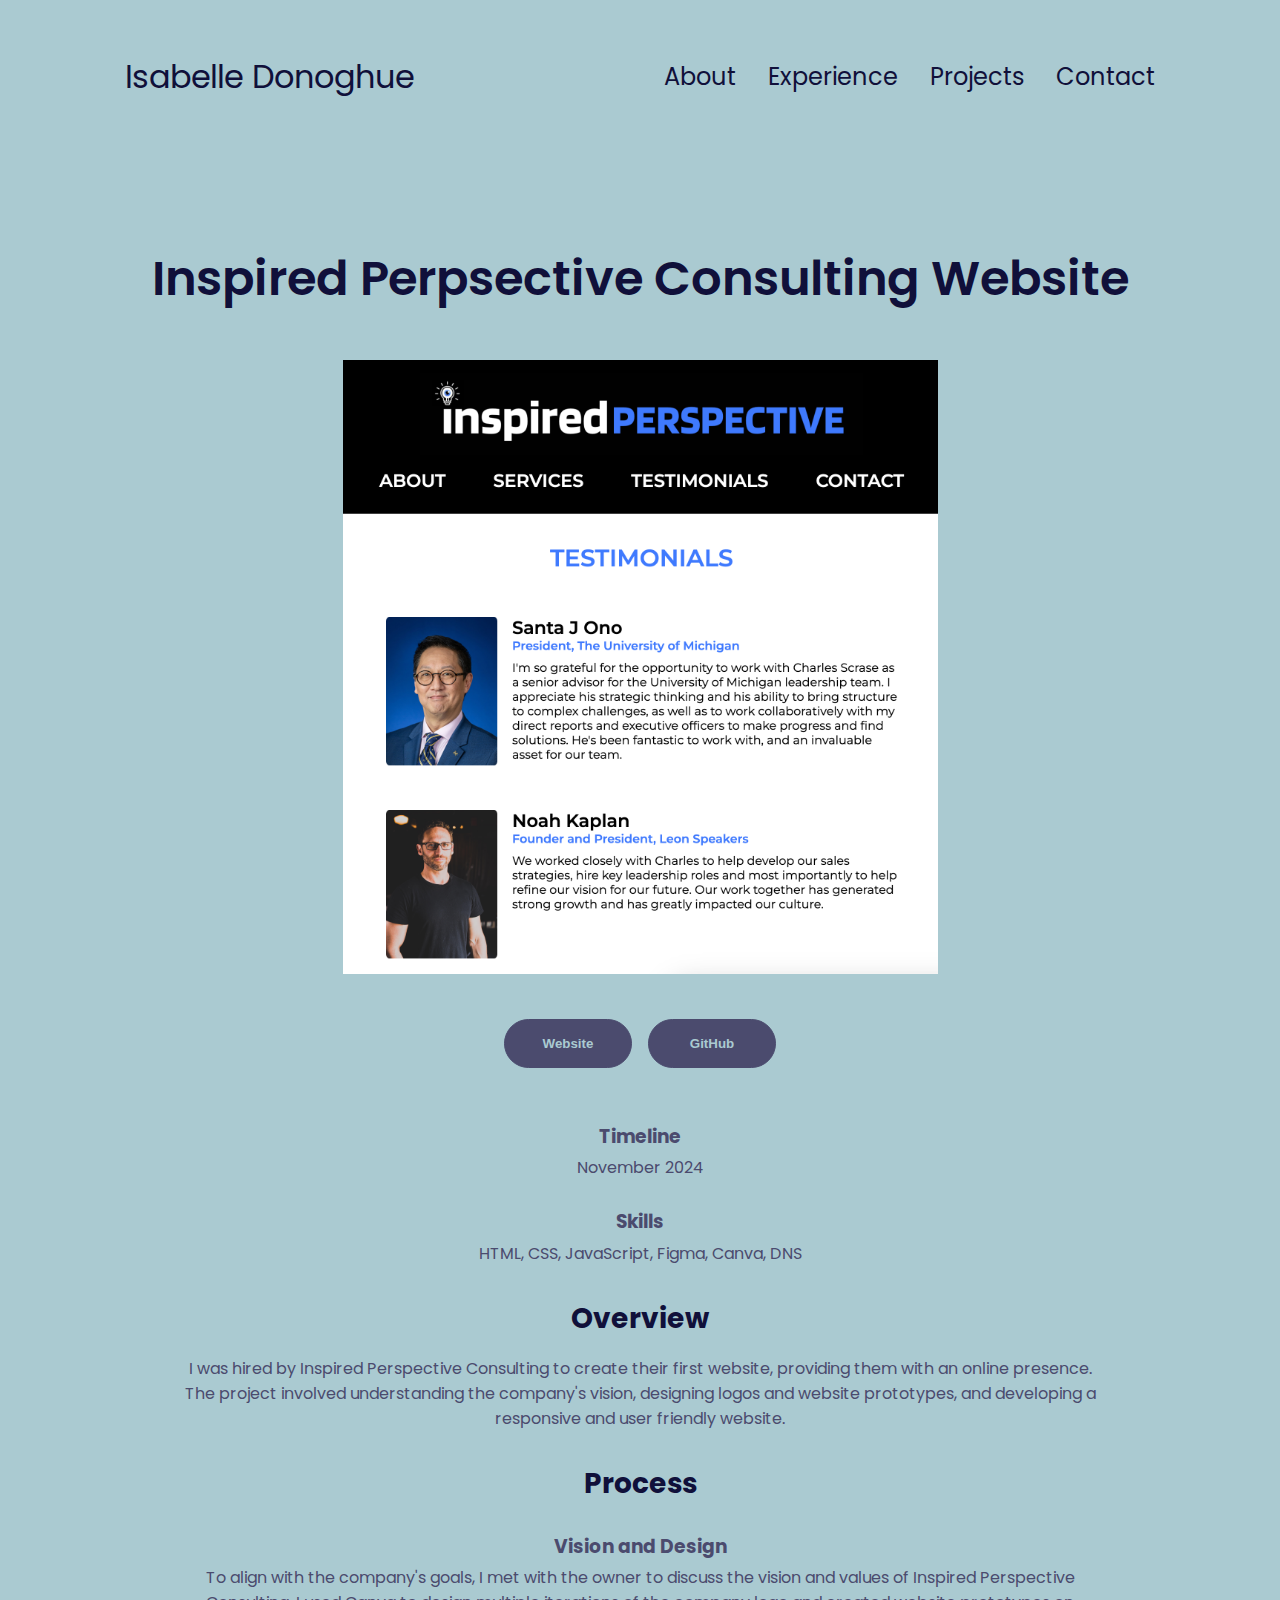
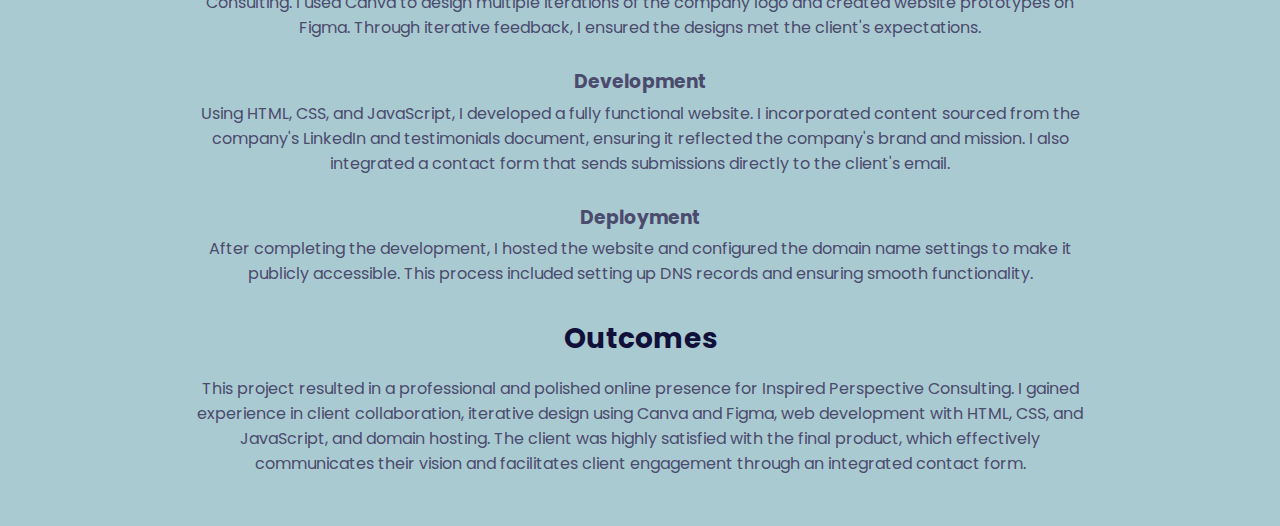
<file: insper.html>
<!DOCTYPE html>
<html lang="en">
<head>
    <meta charset="UTF-8"/>
    <meta http-equiv="X-UA-Compatible" content="IE=edge"/>
    <meta name="viewport" content="width=device-width, initial-scale=1.0"/>
    <title>Isabelle Donoghue</title>
    <link rel="stylesheet" href="style.css"/>
    <link rel="stylesheet" href="mediaqueries.css"/>
    <link rel="icon" href="./assets/icon.png" type="image/png">
</head>
<body>
    <header>
        <a href="#main" class="skip-link">Skip to Main Content</a>
        <nav id="desktop-nav">
            <div class="logo"><a href="index.html#projects">Isabelle Donoghue</a></div>
            <div>
                <ul class="nav-links">
                    <li><a href="index.html#about">About</a></li>
                    <li><a href="index.html#experience">Experience</a></li>
                    <li><a href="index.html#projects">Projects</a></li>
                    <li><a href="index.html#contact">Contact</a></li>
                </ul>
            </div>
        </nav>

        <nav id="hamburger-nav">
            <div class="logo"><a href="index.html#projects">Isabelle Donoghue</a></div>
            <div class="hamburger-menu">
                <div class="hamburger-icon" onclick="toggleMenu()">
                    <span></span>
                    <span></span>
                    <span></span>
                </div>
                <div class="menu-links">
                    <li><a href="index.html#about" onclick="toggleMenu()">About</a></li>
                    <li><a href="index.html#experience" onclick="toggleMenu()">Experience</a></li>
                    <li><a href="index.html#projects" onclick="toggleMenu()">Projects</a></li>
                    <li><a href="index.html#contact" onclick="toggleMenu()">Contact</a></li>
                </div>
            </div>
        </nav>
    </header>
    <main id="main">
        <h1 class="title-proj">Inspired Perpsective Consulting Website</h1>
        <div class="proj-img-center">
            <img src="./assets/insper.png" alt="Inspired Perpsective Consulting" class="project-img-proj"/>
        </div>

        <div class="btn-container">
            <button class="btn btn-color-1 proj-button" onclick="location.href='http://inspiredperspective.com/'">Website</button>
            <button class="btn btn-color-1 proj-button" onclick="location.href='https://github.com/isabelledonoghue/inspiredperspective'">GitHub</button>
        </div>

        <h3 class="proj-process-header">Timeline</h3>
        <p class="text-proj">November 2024</p>
        <h3 class="proj-process-header">Skills</h3>
        <p class="text-proj">HTML, CSS, JavaScript, Figma, Canva, DNS</p>

        <h2 class="section_text_p2-proj">Overview</h2>
        <p class="text-proj">I was hired by Inspired Perspective Consulting to create their first website, providing them with an online presence. The project involved understanding the company's vision, designing logos and website prototypes, and developing a responsive and user friendly website.</p>

        <h2 class="section_text_p2-proj">Process</h2>
        <h3 class="proj-process-header">Vision and Design</h3>
        <p class="text-proj">To align with the company's goals, I met with the owner to discuss the vision and values of Inspired Perspective Consulting. I used Canva to design multiple iterations of the company logo and created website prototypes on Figma. Through iterative feedback, I ensured the designs met the client's expectations.</p>
        <h3 class="proj-process-header">Development</h3>
        <p class="text-proj">Using HTML, CSS, and JavaScript, I developed a fully functional website. I incorporated content sourced from the company's LinkedIn and testimonials document, ensuring it reflected the company's brand and mission. I also integrated a contact form that sends submissions directly to the client's email.</p>
        <h3 class="proj-process-header">Deployment</h3>
        <p class="text-proj">After completing the development, I hosted the website and configured the domain name settings to make it publicly accessible. This process included setting up DNS records and ensuring smooth functionality.</p>
       
        <h2 class="section_text_p2-proj">Outcomes</h2>
        <p class="text-proj">This project resulted in a professional and polished online presence for Inspired Perspective Consulting. I gained experience in client collaboration, iterative design using Canva and Figma, web development with HTML, CSS, and JavaScript, and domain hosting. The client was highly satisfied with the final product, which effectively communicates their vision and facilitates client engagement through an integrated contact form.</p>
        <br>
        <br>
    </main>
    <script src="script.js"></script>
</body>
</html>
</file>
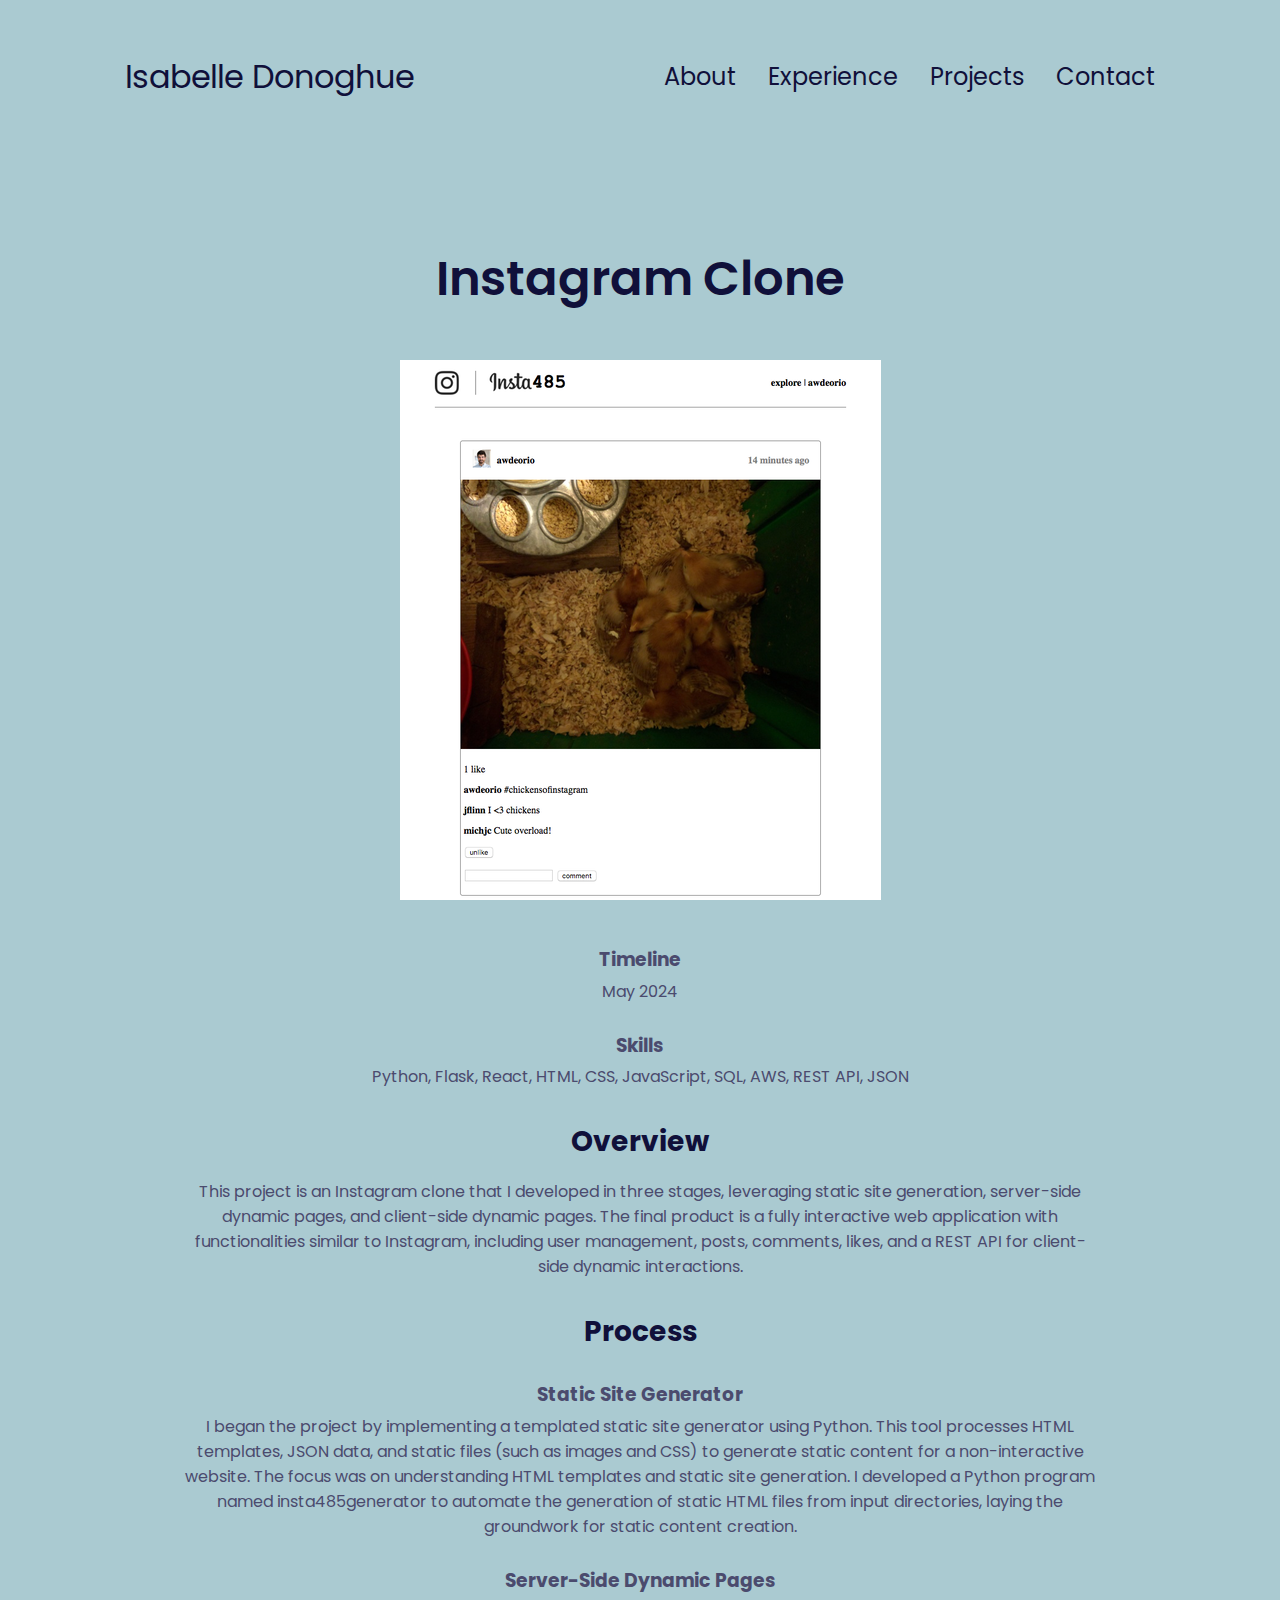
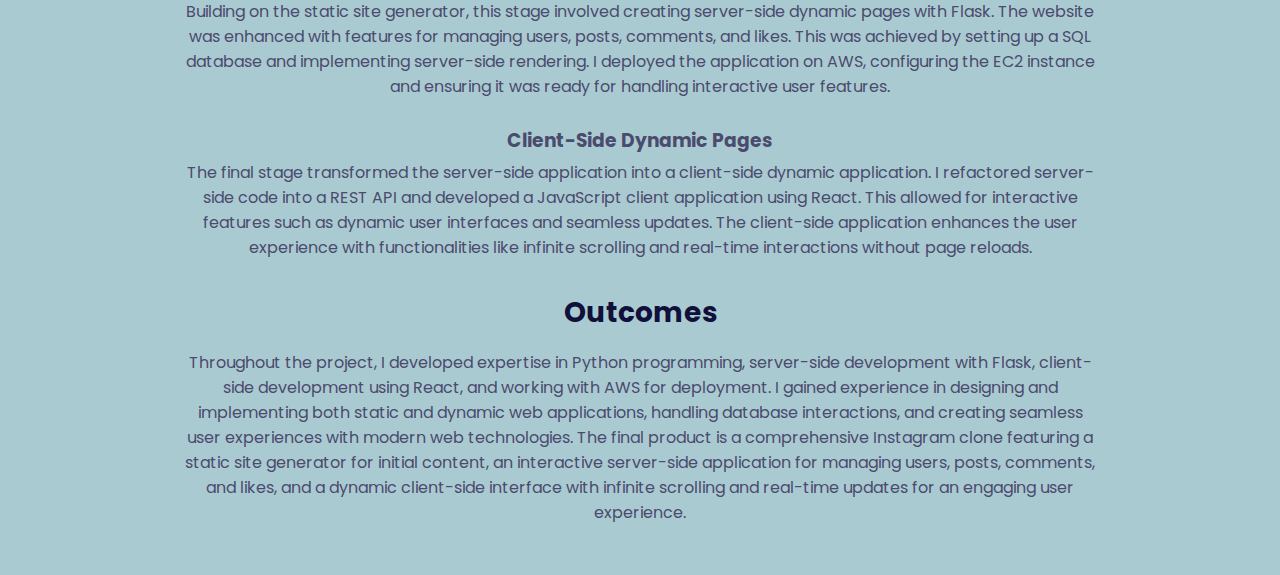
<file: insta.html>
<!DOCTYPE html>
<html lang="en">
<head>
    <meta charset="UTF-8"/>
    <meta http-equiv="X-UA-Compatible" content="IE=edge"/>
    <meta name="viewport" content="width=device-width, initial-scale=1.0"/>
    <title>Isabelle Donoghue</title>
    <link rel="stylesheet" href="style.css"/>
    <link rel="stylesheet" href="mediaqueries.css"/>
    <link rel="icon" href="./assets/icon.png" type="image/png">
</head>
<body>
    <header>
        <a href="#main" class="skip-link">Skip to Main Content</a>
        <nav id="desktop-nav">
            <div class="logo"><a href="index.html#projects">Isabelle Donoghue</a></div>
            <div>
                <ul class="nav-links">
                    <li><a href="index.html#about">About</a></li>
                    <li><a href="index.html#experience">Experience</a></li>
                    <li><a href="index.html#projects">Projects</a></li>
                    <li><a href="index.html#contact">Contact</a></li>
                </ul>
            </div>
        </nav>

        <nav id="hamburger-nav">
            <div class="logo"><a href="index.html#projects">Isabelle Donoghue</a></div>
            <div class="hamburger-menu">
                <div class="hamburger-icon" onclick="toggleMenu()">
                    <span></span>
                    <span></span>
                    <span></span>
                </div>
                <div class="menu-links">
                    <li><a href="index.html#about" onclick="toggleMenu()">About</a></li>
                    <li><a href="index.html#experience" onclick="toggleMenu()">Experience</a></li>
                    <li><a href="index.html#projects" onclick="toggleMenu()">Projects</a></li>
                    <li><a href="index.html#contact" onclick="toggleMenu()">Contact</a></li>
                </div>
            </div>
        </nav>
    </header>
    <main id="main">
        <h1 class="title-proj">Instagram Clone</h1>
        <div class="proj-img-center">
            <img src="./assets/insta-proj.png" alt="Instagram Clone" class="project-img-proj"/>
        </div>

        <h3 class="proj-process-header">Timeline</h3>
        <p class="text-proj">May 2024</p>
        <h3 class="proj-process-header">Skills</h3>
        <p class="text-proj">Python, Flask, React, HTML, CSS, JavaScript, SQL, AWS, REST API, JSON</p>

        <h2 class="section_text_p2-proj">Overview</h2>
        <p class="text-proj">This project is an Instagram clone that I developed in three stages, leveraging static site generation, server-side dynamic pages, and client-side dynamic pages. The final product is a fully interactive web application with functionalities similar to Instagram, including user management, posts, comments, likes, and a REST API for client-side dynamic interactions.</p>

        <h2 class="section_text_p2-proj">Process</h2>
        <h3 class="proj-process-header">Static Site Generator</h3>
        <p class="text-proj">I began the project by implementing a templated static site generator using Python. This tool processes HTML templates, JSON data, and static files (such as images and CSS) to generate static content for a non-interactive website. The focus was on understanding HTML templates and static site generation. I developed a Python program named insta485generator to automate the generation of static HTML files from input directories, laying the groundwork for static content creation.</p>
        <h3 class="proj-process-header">Server-Side Dynamic Pages</h3>
        <p class="text-proj">Building on the static site generator, this stage involved creating server-side dynamic pages with Flask. The website was enhanced with features for managing users, posts, comments, and likes. This was achieved by setting up a SQL database and implementing server-side rendering. I deployed the application on AWS, configuring the EC2 instance and ensuring it was ready for handling interactive user features.</p>
        <h3 class="proj-process-header">Client-Side Dynamic Pages</h3>
        <p class="text-proj">The final stage transformed the server-side application into a client-side dynamic application. I refactored server-side code into a REST API and developed a JavaScript client application using React. This allowed for interactive features such as dynamic user interfaces and seamless updates. The client-side application enhances the user experience with functionalities like infinite scrolling and real-time interactions without page reloads.</p>
        
        <h2 class="section_text_p2-proj">Outcomes</h2>
        <p class="text-proj">Throughout the project, I developed expertise in Python programming, server-side development with Flask, client-side development using React, and working with AWS for deployment. I gained experience in designing and implementing both static and dynamic web applications, handling database interactions, and creating seamless user experiences with modern web technologies. The final product is a comprehensive Instagram clone featuring a static site generator for initial content, an interactive server-side application for managing users, posts, comments, and likes, and a dynamic client-side interface with infinite scrolling and real-time updates for an engaging user experience.</p>
        <br>
        <br>
    </main>
    <script src="script.js"></script>
</body>
</html>
</file>
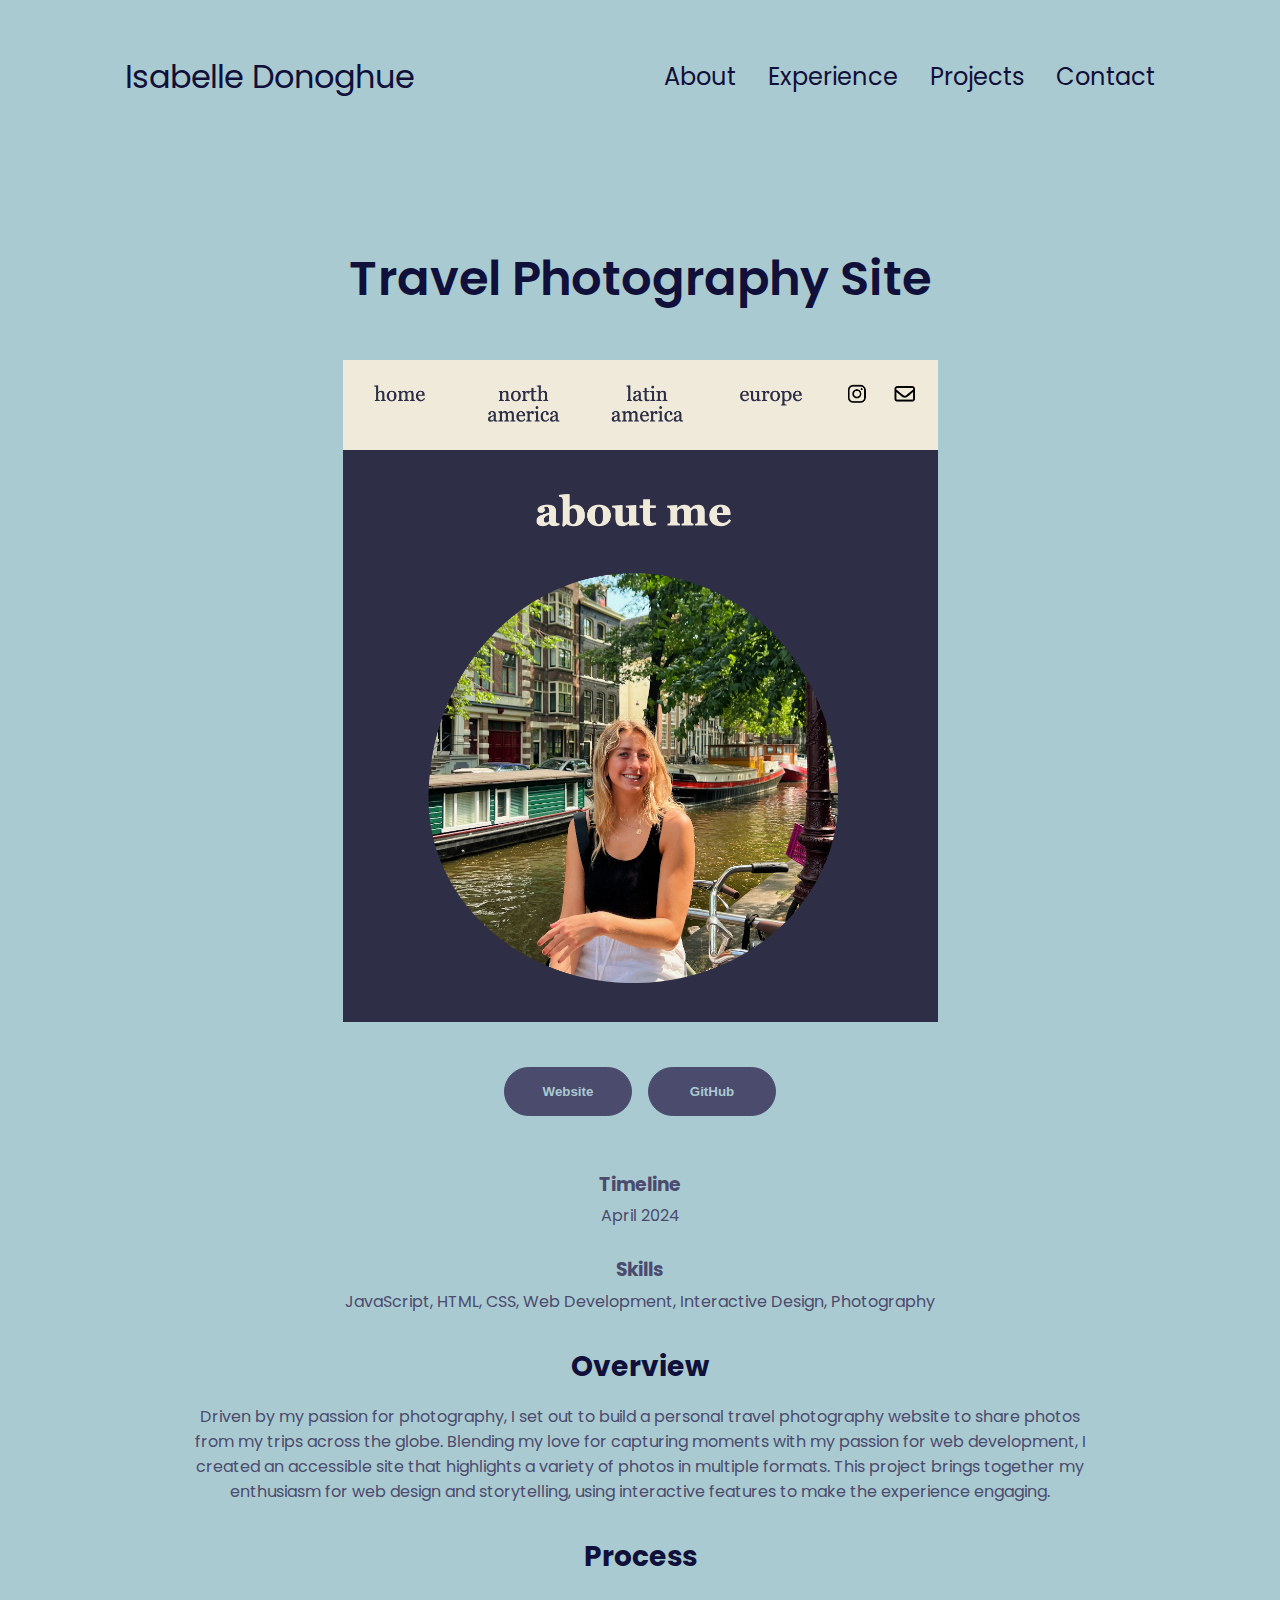
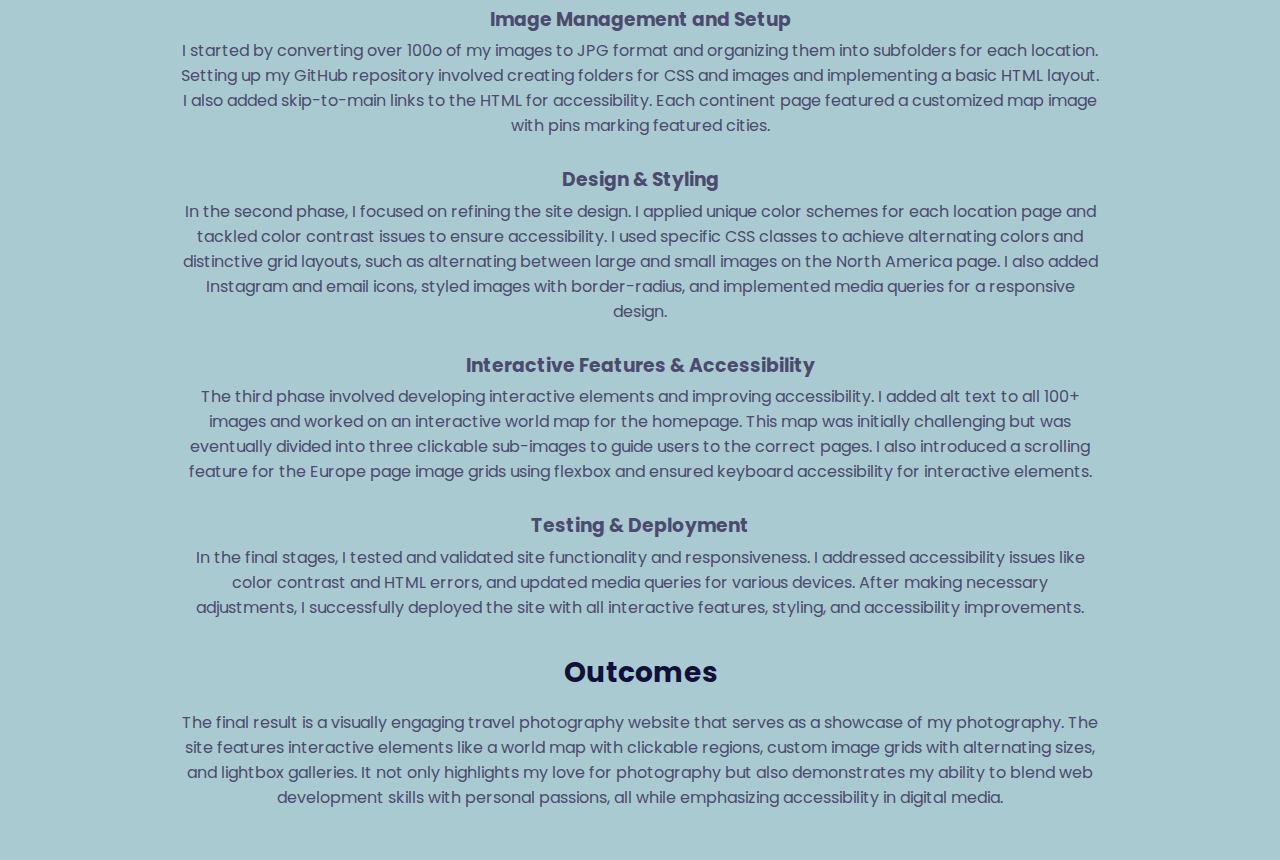
<file: photography.html>
<!DOCTYPE html>
<html lang="en">
<head>
    <meta charset="UTF-8"/>
    <meta http-equiv="X-UA-Compatible" content="IE=edge"/>
    <meta name="viewport" content="width=device-width, initial-scale=1.0"/>
    <title>Isabelle Donoghue</title>
    <link rel="stylesheet" href="style.css"/>
    <link rel="stylesheet" href="mediaqueries.css"/>
    <link rel="icon" href="./assets/icon.png" type="image/png">
</head>
<body>
    <header>
        <a href="#main" class="skip-link">Skip to Main Content</a>
        <nav id="desktop-nav">
            <div class="logo"><a href="index.html#projects">Isabelle Donoghue</a></div>
            <div>
                <ul class="nav-links">
                    <li><a href="index.html#about">About</a></li>
                    <li><a href="index.html#experience">Experience</a></li>
                    <li><a href="index.html#projects">Projects</a></li>
                    <li><a href="index.html#contact">Contact</a></li>
                </ul>
            </div>
        </nav>

        <nav id="hamburger-nav">
            <div class="logo"><a href="index.html#projects">Isabelle Donoghue</a></div>
            <div class="hamburger-menu">
                <div class="hamburger-icon" onclick="toggleMenu()">
                    <span></span>
                    <span></span>
                    <span></span>
                </div>
                <div class="menu-links">
                    <li><a href="index.html#about" onclick="toggleMenu()">About</a></li>
                    <li><a href="index.html#experience" onclick="toggleMenu()">Experience</a></li>
                    <li><a href="index.html#projects" onclick="toggleMenu()">Projects</a></li>
                    <li><a href="index.html#contact" onclick="toggleMenu()">Contact</a></li>
                </div>
            </div>
        </nav>
    </header>
    <main id="main">
        <h1 class="title-proj">Travel Photography Site</h1>
        <div class="proj-img-center">
            <img src="./assets/photography-proj.png" alt="Travel Photography Site" class="project-img-proj"/>
        </div>

        <div class="btn-container">
            <button class="btn btn-color-1 proj-button" onclick="location.href='https://isabelledonoghue.github.io/personal-photography/'">Website</button>
            <button class="btn btn-color-1 proj-button" onclick="location.href='https://github.com/isabelledonoghue/personal-photography'">GitHub</button>
        </div>

        <h3 class="proj-process-header">Timeline</h3>
        <p class="text-proj">April 2024</p>
        <h3 class="proj-process-header">Skills</h3>
        <p class="text-proj">JavaScript, HTML, CSS, Web Development, Interactive Design, Photography</p>


        <h2 class="section_text_p2-proj">Overview</h2>
        <p class="text-proj">Driven by my passion for photography, I set out to build a personal travel photography website to share photos from my trips across the globe. Blending my love for capturing moments with my passion for web development, I created an accessible site that highlights a variety of photos in multiple formats. This project brings together my enthusiasm for web design and storytelling, using interactive features to make the experience engaging.</p>

        <h2 class="section_text_p2-proj">Process</h2>
        <h3 class="proj-process-header">Image Management and Setup</h3>
        <p class="text-proj">I started by converting over 100o of my images to JPG format and organizing them into subfolders for each location. Setting up my GitHub repository involved creating folders for CSS and images and implementing a basic HTML layout. I also added skip-to-main links to the HTML for accessibility. Each continent page featured a customized map image with pins marking featured cities.</p>
        <h3 class="proj-process-header">Design & Styling</h3>
        <p class="text-proj">In the second phase, I focused on refining the site design. I applied unique color schemes for each location page and tackled color contrast issues to ensure accessibility. I used specific CSS classes to achieve alternating colors and distinctive grid layouts, such as alternating between large and small images on the North America page. I also added Instagram and email icons, styled images with border-radius, and implemented media queries for a responsive design.</p>
        <h3 class="proj-process-header">Interactive Features & Accessibility</h3>
        <p class="text-proj">The third phase involved developing interactive elements and improving accessibility. I added alt text to all 100+ images and worked on an interactive world map for the homepage. This map was initially challenging but was eventually divided into three clickable sub-images to guide users to the correct pages. I also introduced a scrolling feature for the Europe page image grids using flexbox and ensured keyboard accessibility for interactive elements.</p>
        <h3 class="proj-process-header">Testing & Deployment</h3>
        <p class="text-proj">In the final stages, I tested and validated site functionality and responsiveness. I addressed accessibility issues like color contrast and HTML errors, and updated media queries for various devices. After making necessary adjustments, I successfully deployed the site with all interactive features, styling, and accessibility improvements.</p>
        
        <h2 class="section_text_p2-proj">Outcomes</h2>
        <p class="text-proj">The final result is a visually engaging travel photography website that serves as a showcase of my photography. The site features interactive elements like a world map with clickable regions, custom image grids with alternating sizes, and lightbox galleries. It not only highlights my love for photography but also demonstrates my ability to blend web development skills with personal passions, all while emphasizing accessibility in digital media.</p>
        <br>
        <br>
    </main>
    <script src="script.js"></script>
</body>
</html>
</file>
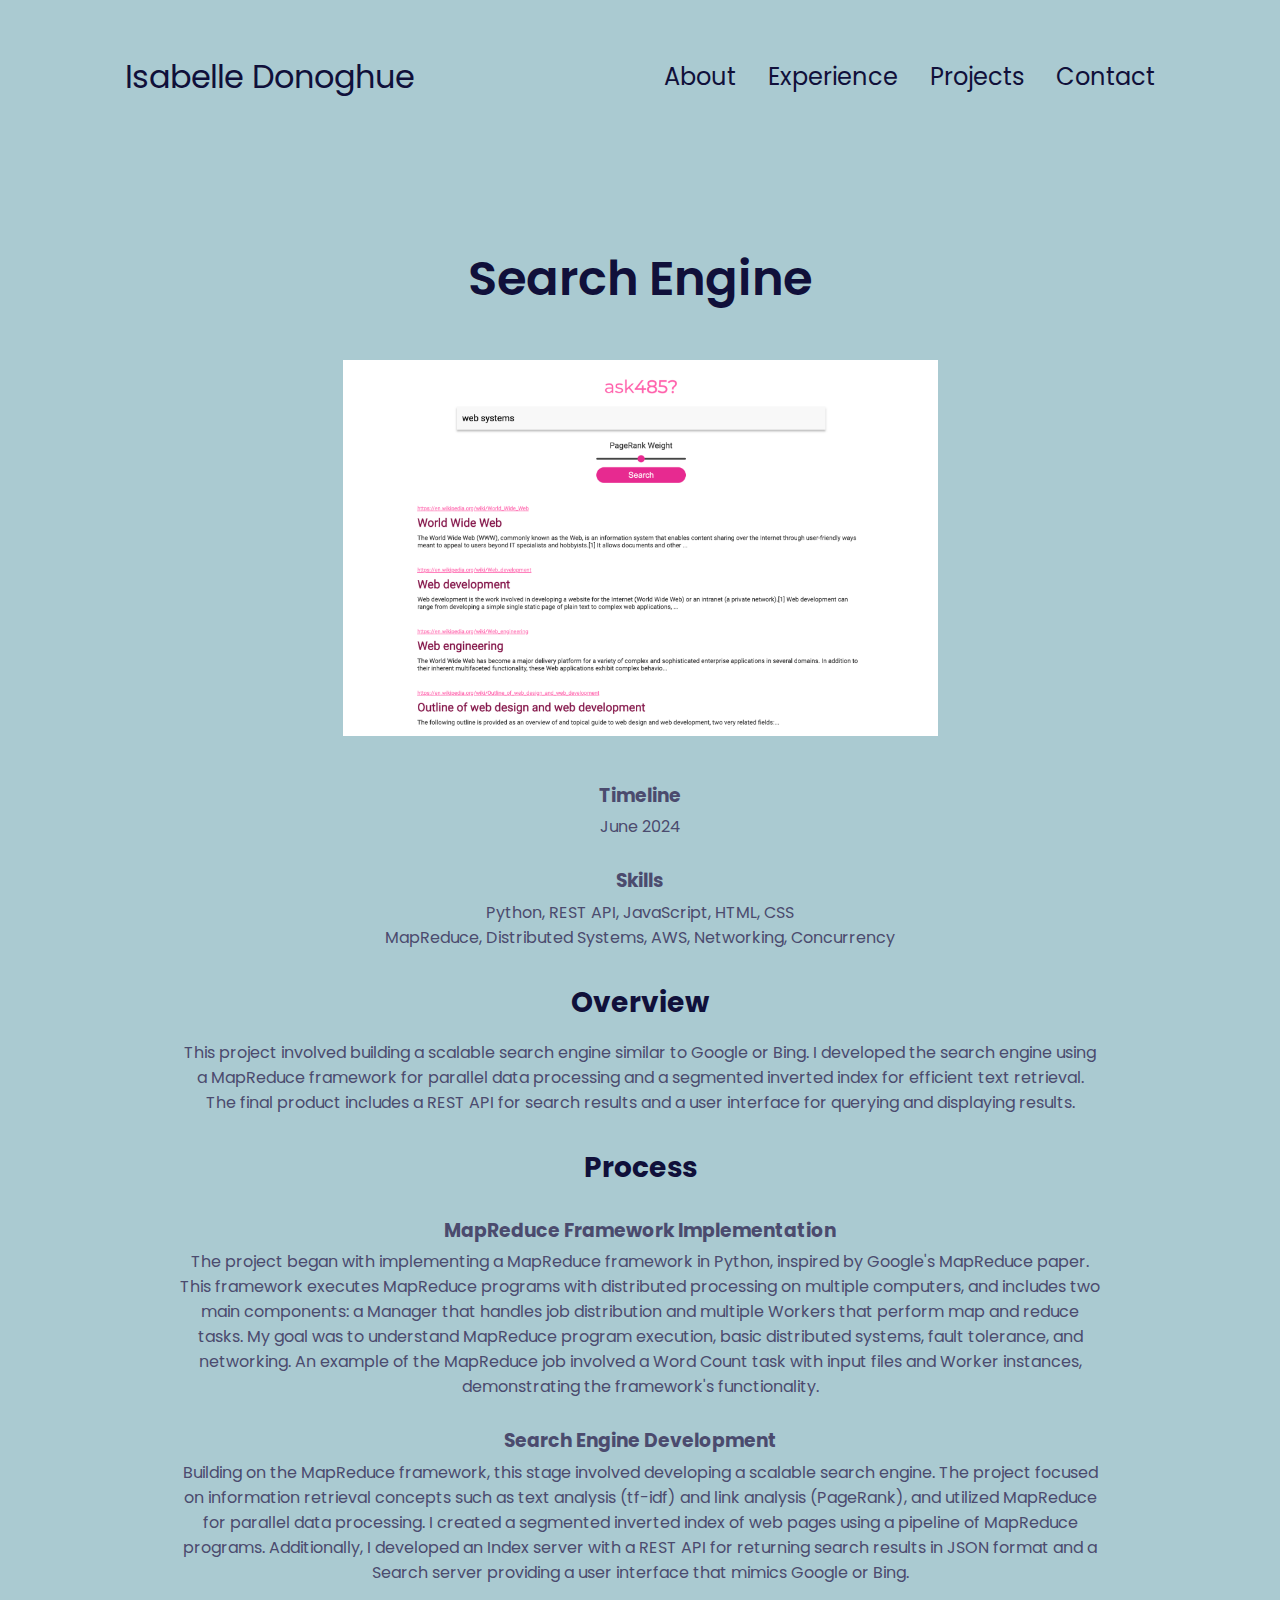
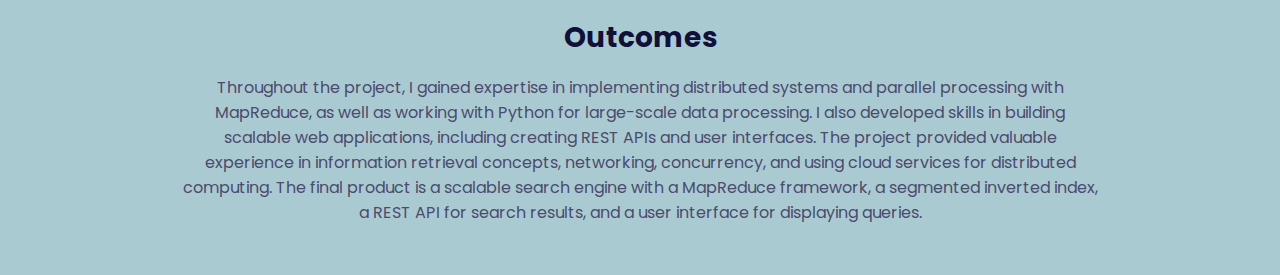
<file: search.html>
<!DOCTYPE html>
<html lang="en">
<head>
    <meta charset="UTF-8"/>
    <meta http-equiv="X-UA-Compatible" content="IE=edge"/>
    <meta name="viewport" content="width=device-width, initial-scale=1.0"/>
    <title>Isabelle Donoghue</title>
    <link rel="stylesheet" href="style.css"/>
    <link rel="stylesheet" href="mediaqueries.css"/>
    <link rel="icon" href="./assets/icon.png" type="image/png">
</head>
<body>
    <header>
        <a href="#main" class="skip-link">Skip to Main Content</a>
        <nav id="desktop-nav">
            <div class="logo"><a href="index.html#projects">Isabelle Donoghue</a></div>
            <div>
                <ul class="nav-links">
                    <li><a href="index.html#about">About</a></li>
                    <li><a href="index.html#experience">Experience</a></li>
                    <li><a href="index.html#projects">Projects</a></li>
                    <li><a href="index.html#contact">Contact</a></li>
                </ul>
            </div>
        </nav>

        <nav id="hamburger-nav">
            <div class="logo"><a href="index.html#projects">Isabelle Donoghue</a></div>
            <div class="hamburger-menu">
                <div class="hamburger-icon" onclick="toggleMenu()">
                    <span></span>
                    <span></span>
                    <span></span>
                </div>
                <div class="menu-links">
                    <li><a href="index.html#about" onclick="toggleMenu()">About</a></li>
                    <li><a href="index.html#experience" onclick="toggleMenu()">Experience</a></li>
                    <li><a href="index.html#projects" onclick="toggleMenu()">Projects</a></li>
                    <li><a href="index.html#contact" onclick="toggleMenu()">Contact</a></li>
                </div>
            </div>
        </nav>
    </header>
    <main id="main">
        <h1 class="title-proj">Search Engine</h1>
        <div class="proj-img-center">
            <img src="./assets/search-proj.png" alt="Search Engine" class="project-img-proj"/>
        </div>

        <h3 class="proj-process-header">Timeline</h3>
        <p class="text-proj">June 2024</p>
        <h3 class="proj-process-header">Skills</h3>
        <p class="text-proj">Python, REST API, JavaScript, HTML, CSS</p>
        <p class="text-proj">MapReduce, Distributed Systems, AWS, Networking, Concurrency</p>

        <h2 class="section_text_p2-proj">Overview</h2>
        <p class="text-proj">This project involved building a scalable search engine similar to Google or Bing. I developed the search engine using a MapReduce framework for parallel data processing and a segmented inverted index for efficient text retrieval. The final product includes a REST API for search results and a user interface for querying and displaying results.</p>

        <h2 class="section_text_p2-proj">Process</h2>
        <h3 class="proj-process-header">MapReduce Framework Implementation</h3>
        <p class="text-proj">The project began with implementing a MapReduce framework in Python, inspired by Google's MapReduce paper. This framework executes MapReduce programs with distributed processing on multiple computers, and includes two main components: a Manager that handles job distribution and multiple Workers that perform map and reduce tasks. My goal was to understand MapReduce program execution, basic distributed systems, fault tolerance, and networking. An example of the MapReduce job involved a Word Count task with input files and Worker instances, demonstrating the framework's functionality.</p>
        <h3 class="proj-process-header">Search Engine Development</h3>
        <p class="text-proj">Building on the MapReduce framework, this stage involved developing a scalable search engine. The project focused on information retrieval concepts such as text analysis (tf-idf) and link analysis (PageRank), and utilized MapReduce for parallel data processing. I created a segmented inverted index of web pages using a pipeline of MapReduce programs. Additionally, I developed an Index server with a REST API for returning search results in JSON format and a Search server providing a user interface that mimics Google or Bing.</p>
        
        <h2 class="section_text_p2-proj">Outcomes</h2>
        <p class="text-proj">Throughout the project, I gained expertise in implementing distributed systems and parallel processing with MapReduce, as well as working with Python for large-scale data processing. I also developed skills in building scalable web applications, including creating REST APIs and user interfaces. The project provided valuable experience in information retrieval concepts, networking, concurrency, and using cloud services for distributed computing. The final product is a scalable search engine with a MapReduce framework, a segmented inverted index, a REST API for search results, and a user interface for displaying queries.</p>
        <br>
        <br>
    </main>
    <script src="script.js"></script>
</body>
</html>
</file>
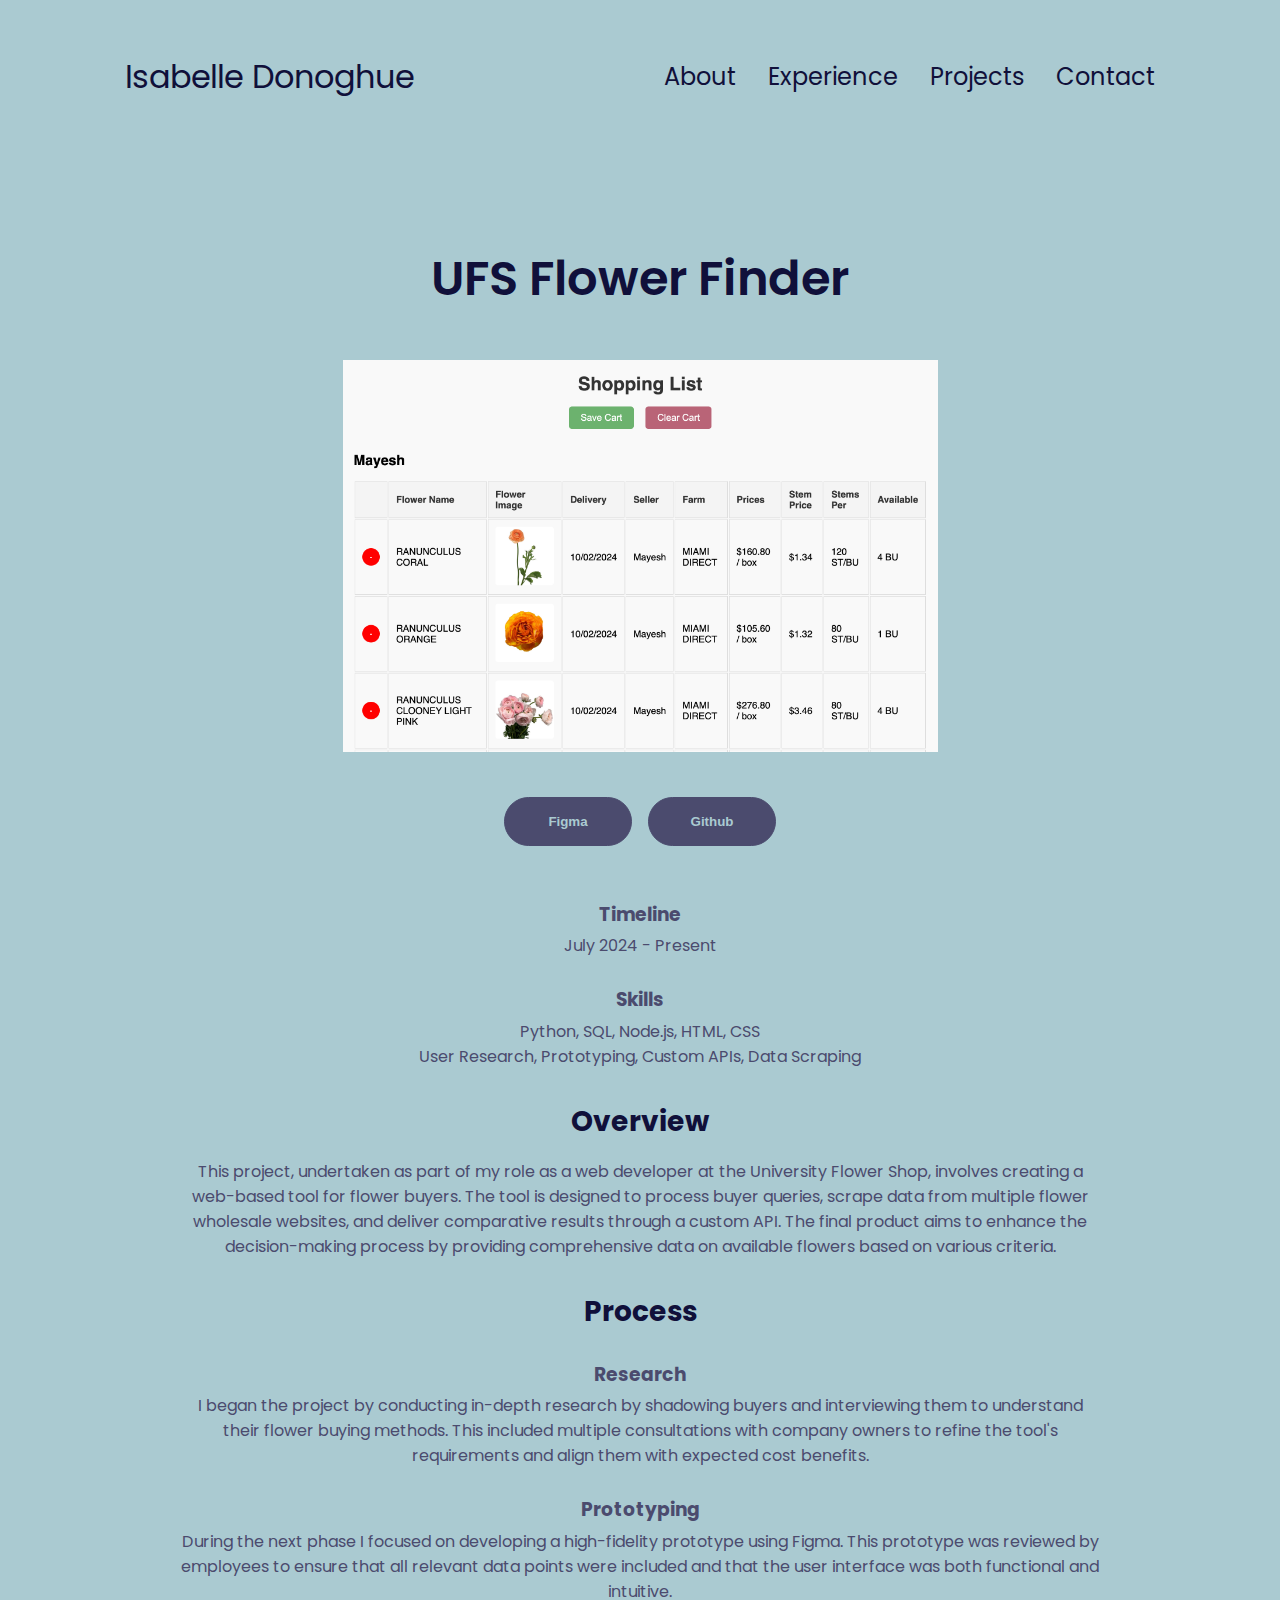
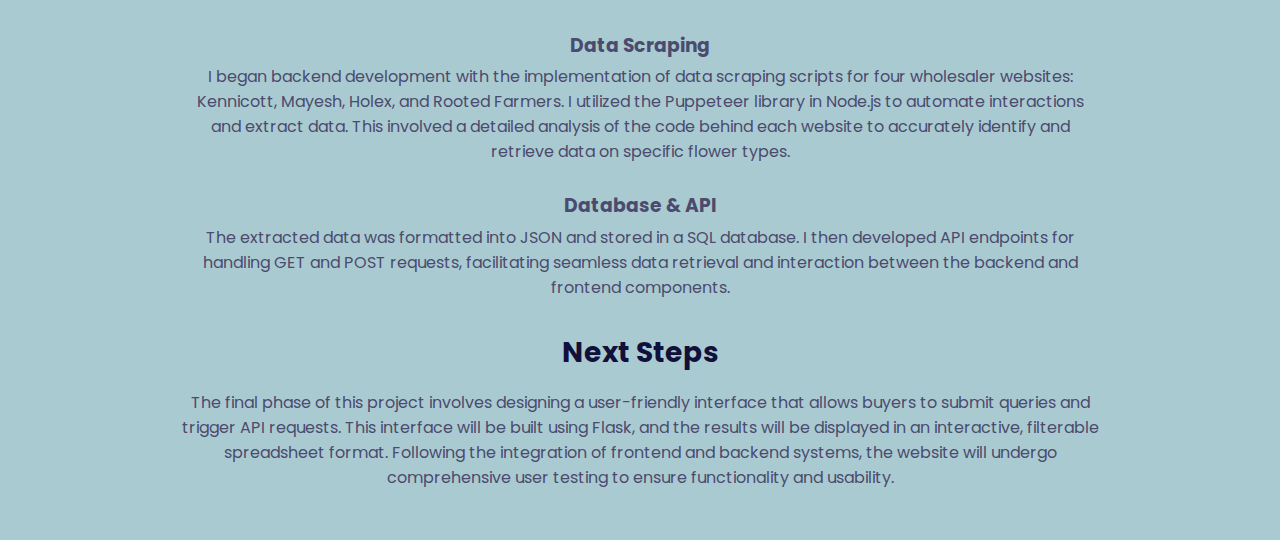
<file: ufs.html>
<!DOCTYPE html>
<html lang="en">
<head>
    <meta charset="UTF-8"/>
    <meta http-equiv="X-UA-Compatible" content="IE=edge"/>
    <meta name="viewport" content="width=device-width, initial-scale=1.0"/>
    <title>Isabelle Donoghue</title>
    <link rel="stylesheet" href="style.css"/>
    <link rel="stylesheet" href="mediaqueries.css"/>
    <link rel="icon" href="./assets/icon.png" type="image/png">
</head>
<body>
    <header>
        <a href="#main" class="skip-link">Skip to Main Content</a>
        <nav id="desktop-nav">
            <div class="logo"><a href="index.html#projects">Isabelle Donoghue</a></div>
            <div>
                <ul class="nav-links">
                    <li><a href="index.html#about">About</a></li>
                    <li><a href="index.html#experience">Experience</a></li>
                    <li><a href="index.html#projects">Projects</a></li>
                    <li><a href="index.html#contact">Contact</a></li>
                </ul>
            </div>
        </nav>

        <nav id="hamburger-nav">
            <div class="logo"><a href="index.html#projects">Isabelle Donoghue</a></div>
            <div class="hamburger-menu">
                <div class="hamburger-icon" onclick="toggleMenu()">
                    <span></span>
                    <span></span>
                    <span></span>
                </div>
                <div class="menu-links">
                    <li><a href="index.html#about" onclick="toggleMenu()">About</a></li>
                    <li><a href="index.html#experience" onclick="toggleMenu()">Experience</a></li>
                    <li><a href="index.html#projects" onclick="toggleMenu()">Projects</a></li>
                    <li><a href="index.html#contact" onclick="toggleMenu()">Contact</a></li>
                </div>
            </div>
        </nav>
    </header>
    <main id="main">
        <h1 class="title-proj">UFS Flower Finder</h1>
        <div class="proj-img-center">
            <img src="./assets/ufs-proj.png" alt="UFS Flower Finder" class="project-img-proj"/>
        </div>

        <div class="btn-container">
            <button class="btn btn-color-1 proj-button" onclick="location.href='https://www.figma.com/proto/893FTFP5s4rXDzb3Hu1qwz/Flower-Finder-Tool-Design?t=OjlSt20xzub19j0G-1&scaling=scale-down&content-scaling=fixed&page-id=0%3A1&node-id=3-2'">Figma</button>
            <button class="btn btn-color-1 proj-button" onclick="location.href='https://github.com/isabelledonoghue/ufs-flower-finder'">Github</button>
        </div>

        <h3 class="proj-process-header">Timeline</h3>
        <p class="text-proj">July 2024 - Present</p>
        <h3 class="proj-process-header">Skills</h3>
        <p class="text-proj">Python, SQL, Node.js, HTML, CSS</p>
        <p class="text-proj">User Research, Prototyping, Custom APIs, Data Scraping</p>

        <h2 class="section_text_p2-proj">Overview</h2>
        <p class="text-proj">This project, undertaken as part of my role as a web developer at the University Flower Shop, involves creating a web-based tool for flower buyers. The tool is designed to process buyer queries, scrape data from multiple flower wholesale websites, and deliver comparative results through a custom API. The final product aims to enhance the decision-making process by providing comprehensive data on available flowers based on various criteria.</p>

        <h2 class="section_text_p2-proj">Process</h2>
        <h3 class="proj-process-header">Research</h3>
        <p class="text-proj">I began the project by conducting in-depth research by shadowing buyers and interviewing them to understand their flower buying methods. This included multiple consultations with company owners to refine the tool's requirements and align them with expected cost benefits.</p>
        <h3 class="proj-process-header">Prototyping</h3>
        <p class="text-proj">During the next phase I focused on developing a high-fidelity prototype using Figma. This prototype was reviewed by employees to ensure that all relevant data points were included and that the user interface was both functional and intuitive.</p>
        <h3 class="proj-process-header">Data Scraping</h3>
        <p class="text-proj">I began backend development with the implementation of data scraping scripts for four wholesaler websites: Kennicott, Mayesh, Holex, and Rooted Farmers. I utilized the Puppeteer library in Node.js to automate interactions and extract data. This involved a detailed analysis of the code behind each website to accurately identify and retrieve data on specific flower types.</p>
        <h3 class="proj-process-header">Database & API</h3>
        <p class="text-proj">The extracted data was formatted into JSON and stored in a SQL database. I then developed API endpoints for handling GET and POST requests, facilitating seamless data retrieval and interaction between the backend and frontend components.</p>

        <h2 class="section_text_p2-proj">Next Steps</h2>
        <p class="text-proj">The final phase of this project involves designing a user-friendly interface that allows buyers to submit queries and trigger API requests. This interface will be built using Flask, and the results will be displayed in an interactive, filterable spreadsheet format. Following the integration of frontend and backend systems, the website will undergo comprehensive user testing to ensure functionality and usability.</p>
        <br>
        <br>
    </main>
    <script src="script.js"></script>
</body>
</html>
</file>
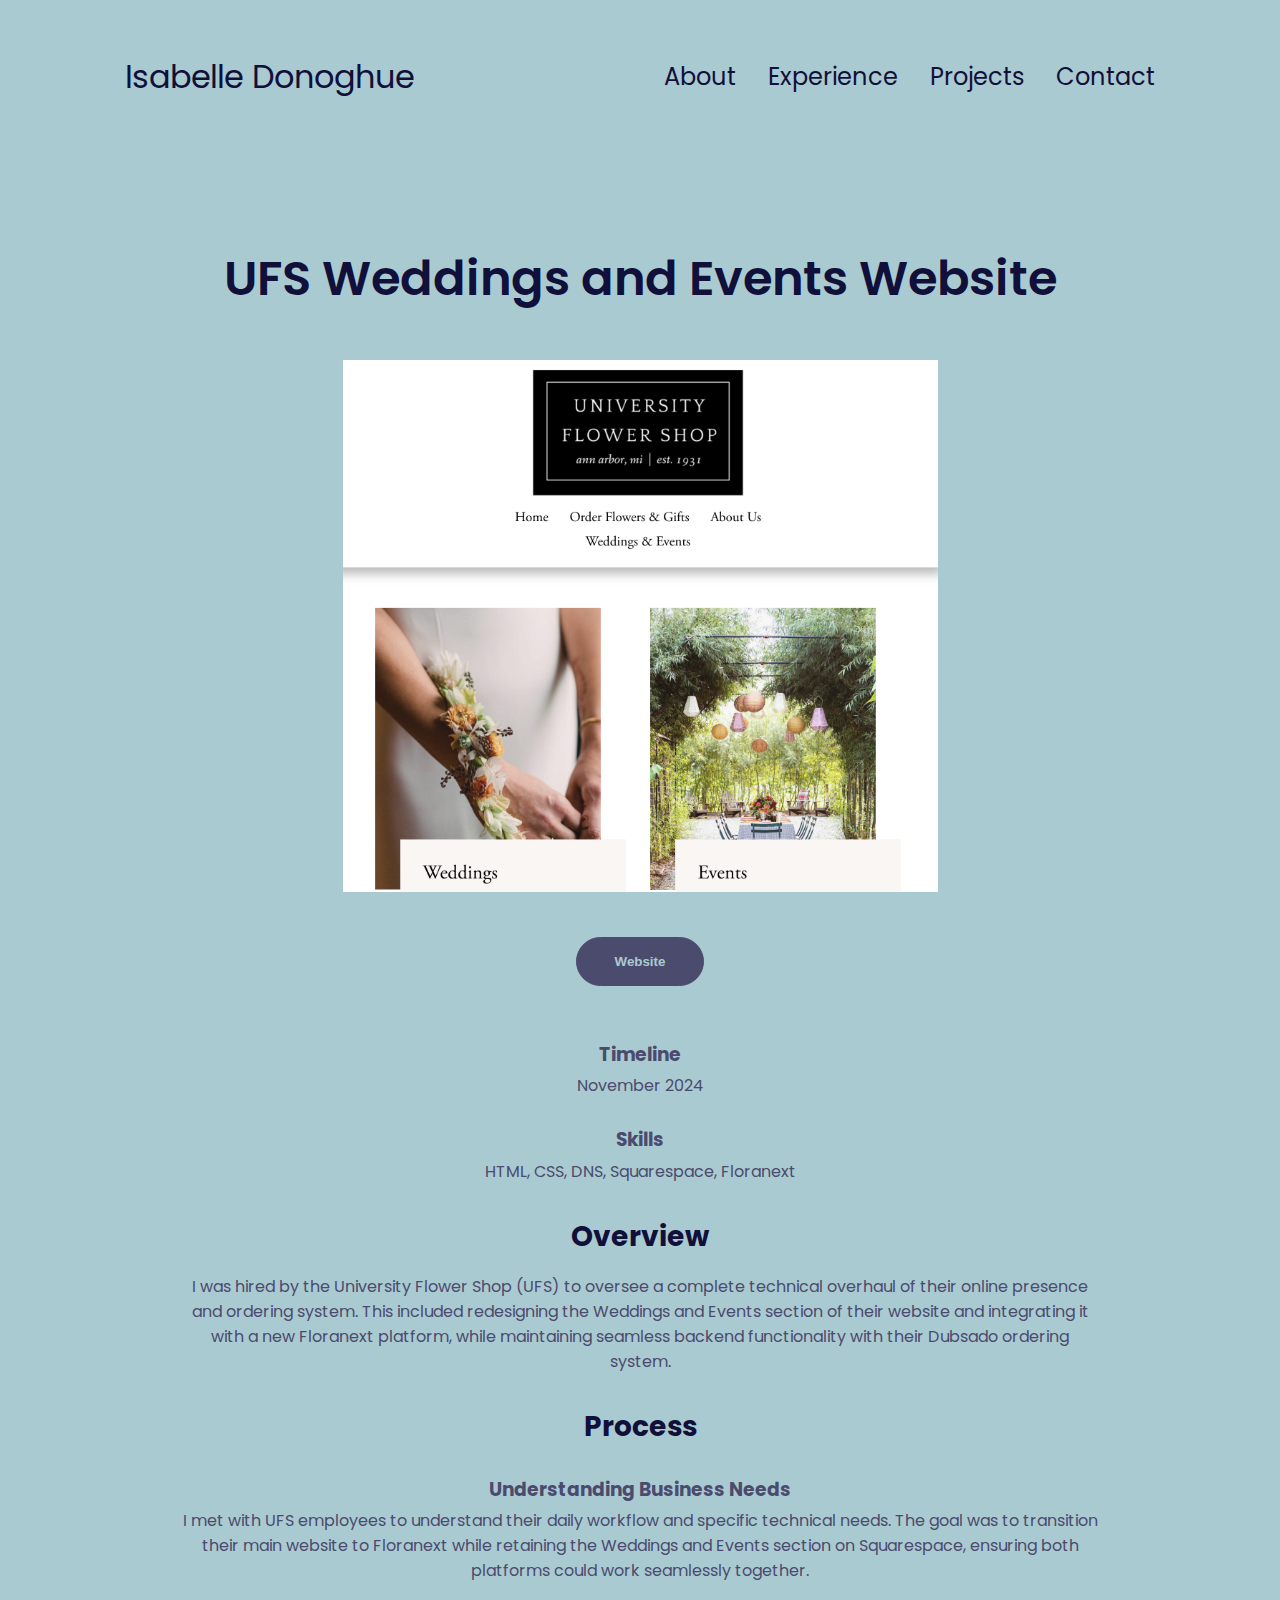
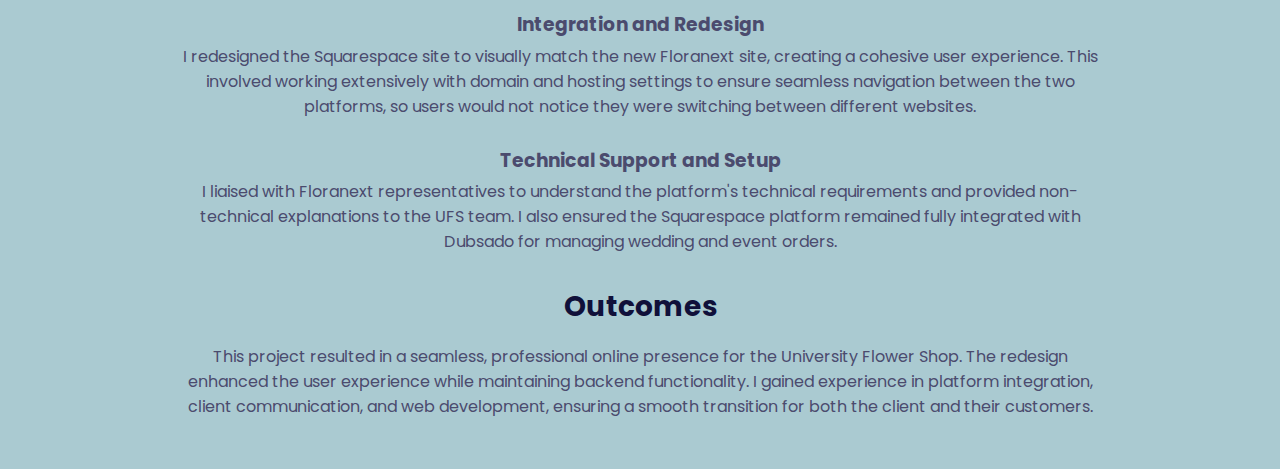
<file: weddings.html>
<!DOCTYPE html>
<html lang="en">
<head>
    <meta charset="UTF-8"/>
    <meta http-equiv="X-UA-Compatible" content="IE=edge"/>
    <meta name="viewport" content="width=device-width, initial-scale=1.0"/>
    <title>Isabelle Donoghue</title>
    <link rel="stylesheet" href="style.css"/>
    <link rel="stylesheet" href="mediaqueries.css"/>
    <link rel="icon" href="./assets/icon.png" type="image/png">
</head>
<body>
    <header>
        <a href="#main" class="skip-link">Skip to Main Content</a>
        <nav id="desktop-nav">
            <div class="logo"><a href="index.html#projects">Isabelle Donoghue</a></div>
            <div>
                <ul class="nav-links">
                    <li><a href="index.html#about">About</a></li>
                    <li><a href="index.html#experience">Experience</a></li>
                    <li><a href="index.html#projects">Projects</a></li>
                    <li><a href="index.html#contact">Contact</a></li>
                </ul>
            </div>
        </nav>

        <nav id="hamburger-nav">
            <div class="logo"><a href="index.html#projects">Isabelle Donoghue</a></div>
            <div class="hamburger-menu">
                <div class="hamburger-icon" onclick="toggleMenu()">
                    <span></span>
                    <span></span>
                    <span></span>
                </div>
                <div class="menu-links">
                    <li><a href="index.html#about" onclick="toggleMenu()">About</a></li>
                    <li><a href="index.html#experience" onclick="toggleMenu()">Experience</a></li>
                    <li><a href="index.html#projects" onclick="toggleMenu()">Projects</a></li>
                    <li><a href="index.html#contact" onclick="toggleMenu()">Contact</a></li>
                </div>
            </div>
        </nav>
    </header>
    <main id="main">
        <h1 class="title-proj">UFS Weddings and Events Website</h1>
        <div class="proj-img-center">
            <img src="./assets/weddings.png" alt="UFS Weddings and Events" class="project-img-proj"/>
        </div>

        <div class="btn-container">
            <button class="btn btn-color-1 proj-button" onclick="location.href='https://www.events.uniflowershop.com/'">Website</button>
        </div>

        <h3 class="proj-process-header">Timeline</h3>
        <p class="text-proj">November 2024</p>
        <h3 class="proj-process-header">Skills</h3>
        <p class="text-proj">HTML, CSS, DNS, Squarespace, Floranext</p>

        <h2 class="section_text_p2-proj">Overview</h2>
        <p class="text-proj">I was hired by the University Flower Shop (UFS) to oversee a complete technical overhaul of their online presence and ordering system. This included redesigning the Weddings and Events section of their website and integrating it with a new Floranext platform, while maintaining seamless backend functionality with their Dubsado ordering system.</p>

        <h2 class="section_text_p2-proj">Process</h2>
        <h3 class="proj-process-header">Understanding Business Needs</h3>
        <p class="text-proj">I met with UFS employees to understand their daily workflow and specific technical needs. The goal was to transition their main website to Floranext while retaining the Weddings and Events section on Squarespace, ensuring both platforms could work seamlessly together.</p>
    
        <h3 class="proj-process-header">Integration and Redesign</h3>
        <p class="text-proj">I redesigned the Squarespace site to visually match the new Floranext site, creating a cohesive user experience. This involved working extensively with domain and hosting settings to ensure seamless navigation between the two platforms, so users would not notice they were switching between different websites.</p>
    
        <h3 class="proj-process-header">Technical Support and Setup</h3>
        <p class="text-proj">I liaised with Floranext representatives to understand the platform's technical requirements and provided non-technical explanations to the UFS team. I also ensured the Squarespace platform remained fully integrated with Dubsado for managing wedding and event orders.</p>
    
       
        <h2 class="section_text_p2-proj">Outcomes</h2>
        <p class="text-proj">This project resulted in a seamless, professional online presence for the University Flower Shop. The redesign enhanced the user experience while maintaining backend functionality. I gained experience in platform integration, client communication, and web development, ensuring a smooth transition for both the client and their customers.</p>
        <br>
        <br>
    </main>
    <script src="script.js"></script>
</body>
</html>
</file>
<file: style.css>
/* GENERAL */
@import url('https://fonts.googleapis.com/css2?family=Poppins:ital,wght@0,100;0,200;0,300;0,400;0,500;0,600;0,700;0,800;0,900;1,100;1,200;1,300;1,400;1,500;1,600;1,700;1,800;1,900&display=swap');



* {
    margin: 0;
    padding: 0;
    background-color: #AACAD1;
}

.skip-link {
    position: absolute;
	left: -1000px;
    color: #10103a;
}

.skip-link:focus {
    left: 10px;
    color: #10103a;
}

body {
    font-family: 'Poppins', sans-serif;
    box-sizing: border-box;
}

html {
    scroll-behavior: smooth;
}

p {
    color: rgb(75, 75, 110);
}

h1 {
    color: #10103a;
}

/* TRANSITION */

a, .btn {
    transition: all 300ms ease;
}

/* DESKTOP NAV */

nav, .nav-links {
    display: flex;
}

nav {
    justify-content: space-around;
    align-items: center;
    height: 17vh;
}

.nav-links {
    gap: 2rem;
    list-style: none;
    font-size: 1.5rem;
    color: #10103a;
}

a {
    color: #10103a;
    text-decoration: none;
    text-decoration-color: white;
}

a:hover {
    color: rgb(75, 75, 110);
    text-decoration: underline;
    text-underline-offset: 1rem;
    text-decoration-color: white;
}

.logo {
    font-size: 2rem;
    color: #10103a;
}

.logo:hover {
    cursor: default;
}

/* HAMBURGER MENU */

#hamburger-nav {
    display: none;
}

.hamburger-menu {
    position: relative;
    display: inline-block;
}

.hamburger-icon {
    display: flex;
    flex-direction: column;
    justify-content: space-between;
    height: 24px;
    width: 30px;
    cursor: pointer;
    color: #10103a;
}

.hamburger-icon span {
    width: 100%;
    height: 2px;
    background-color: #10103a;
    transition: all 0.3 ease-in-out;
}

.menu-links {
    position: absolute;
    top: 100%;
    right: 0;
    background-color: white;
    width: fit-content;
    max-height: 0;
    overflow: hidden;
    transition: all 0.3 ease-in-out;
}

.menu-links a {
    display: block;
    padding: 10px;
    text-align: center;
    font-size: 1.5rem;
    color: #10103a;
    text-decoration: none;
    transition: all 0.3 ease-in-out;
}

.menu-links li {
    list-style: none;
}

.menu-links.open {
    max-height: 300px;
}

.hamburger-icon.open span:first-child {
    transform: rotate(45deg) translate(10px, 5px);
}

.hamburger-icon.open span:nth-child(2) {
    opacity: 0;
}

.hamburger-icon.open span:last-child {
    transform: rotate(-45deg) translate(10px, -5px);
}

.hamburger-icon span:first-child {
    transform: none;
}

.hamburger-icon span:first-child {
    opacity: 1;
}

.hamburger-icon span:first-child {
    transform: none;
}

/* SECTIONS */

section {
    padding-top: 4vh;
    height: 96vh;
    margin: 0 10rem;
    box-sizing: border-box;
    min-height: fit-content;
}

.section-container {
    display: flex;
}

/* PROFILE SECTION */

#profile {
    display: flex;
    justify-content: center;
    gap: 5rem;
    height: 80vh;
}

.section_pic-container {
    display: flex;
    height: 400px;
    width: 400px;
    margin: auto 0;
}

.section_text {
    align-self: center;
    text-align: center;
}

.section_text p {
    font-weight: 600;
}

.section_text_p1 {
    text-align: center;
}

.section_text_p2 {
    font-size: 1.75rem;
    margin-bottom: 1rem;
}

.title {
    font-size: 3rem;
    text-align: center;
    color: #10103a;
}

#socials-container {
    display: flex;
    justify-content: center;
    margin-top: 1rem;
    gap: 1rem;
}

/* ICONS */

.icon {
    cursor: pointer;
    height: 2rem;
}

/* BUTTONS */

.btn-container {
    display: flex;
    justify-content: center;
    gap: 1rem;
}

.btn {
    font-weight: 600;
    transition: all 300ms ease;
    padding: 1rem;
    width: 8rem;
    border-radius: 2rem;
    color: #10103a;
}

.btn-color-1, .btn-color-2 {
    border: rgb(75, 75, 110) 0.1rem solid;
}

.btn-color-1:hover, .btn-color-2:hover {
    cursor: pointer;
}

.btn-color-1, .btn-color-2:hover {
    background: rgb(75, 75, 110);
    color: #AACAD1;
}

.btn-color-1:hover {
    background: #10103a;
}

.btn-color-2 {
    background: none;
}

.btn-color-2:hover {
    border: #AACAD1 0.1rem solid;
}

.btn-container {
    gap: 1rem;
}

/* ABOUT SECTION */

#about {
    position: relative;
}

.about-containers {
    gap: 2rem;
    margin-bottom: 2rem;
    margin-top: 2rem;
}

.text-container {
    text-align: center;
}

.about-details-container {
    justify-content: center;
    flex-direction: column;
}

.about-containers, .about-details-container {
    display: flex;
}

.about-pic {
    border-radius: 2rem;
}

.arrow {
    position: absolute;
    right: -5rem;
    bottom: 2.5rem;
}

.details-container {
    padding: 1.5rem;
    flex: 1;
    background: #AACAD1;
    border-radius: 2rem;
    border: rgb(75, 75, 110) 0.1rem solid;
    border-color: rgb(75, 75, 110);
    text-align: center;
}

.details-container h3 {
    color: #10103a;
}

.section-container {
    gap: 4rem;
    height: 80%;
}

.section_pic-container {
    height: 400px;
    width: 400px;
    margin: auto 0;
}

/* EXPERIENCE SECTION */

#experience {
    position: relative;
}

.experience-sub-title {
    color:#10103a;
    font-weight: 600;
    font-size: 1.5rem;
    margin-bottom: 1.5rem;
}

a:hover .experience-sub-title {
    color: rgb(75, 75, 110);
    text-decoration: underline;
    text-underline-offset: 1rem;
    text-decoration-color: white;
    cursor: pointer;
}

.experience-details-container {
    display: flex;
    justify-content: center;
    flex-direction: column;
}

.comp-logo {
    height: 5rem;
    margin-bottom: 1rem;
}

.comp-logo:hover {
    cursor: pointer;
}

/* PROJECTS */

.projects-details-container {
    display: grid;
    grid-template-columns: repeat(2, 1fr);
    grid-gap: 2rem;
    grid-template-rows: repeat(auto-fill, minmax(300px, auto));
}

.about-containers {
    flex-wrap: wrap;
}

.details-container {
    padding: 1.5rem;
    background: #AACAD1;
    border-radius: 2rem;
    border: rgb(75, 75, 110) 0.1rem solid;
    border-color: rgb(75, 75, 110);
    text-align: center;
}

#projects {
    position: relative;
    height: fit-content;
}

.color-container {
    border-color:rgb(75, 75, 110);
    background: #AACAD1;
}

.project-img {
    width: 300px;
    height: 300px;
    object-fit: cover;
    border-radius: 2rem;
}

.project-img :hover {
    cursor: pointer;
}

.project-title {
    margin: 1rem;
    color:#10103a;
}

.project-btn {
    color:#10103a;
    border-color:#AACAD1;
}

/* CONTACT */

#contact {
    position: relative;
    display: flex;
    justify-content: center;
    flex-direction: column;
    height: fit-content;
    margin-top: 45vh;
    margin-bottom: 10vh;
}

.contact-info-upper-container {
    display: flex;
    justify-content: center;
    border-radius: 2rem;
    border: #10103a 0.1rem solid;
    border-color: rgb(75, 75, 110);
    background: #AACAD1;
    margin: 2rem auto;
    padding: 0.5rem;
}

.contact-info-container {
    display: flex;
    align-items: center;
    justify-content: center;
    gap: 0.5rem;
    margin: 1rem;
}

.contact-info-container p {
    font-size: larger;
}

.contact-icon {
    cursor: default;
}

.email-icon {
    height: 2.5rem;
}

/* FOOTER */

footer {
    height: 26vh;
    margin-bottom: 5vh;
} 

footer p {
    text-align: center;
}

/* PROJECT PAGES */

.title-proj {
    font-size: 3rem;
    text-align: center;
    color: #10103a;
    margin-top: 10vh;
    font-weight: 600;
}

.section_text_p2-proj {
    font-size: 1.75rem;
    margin: 1rem;
    margin-top: 2rem;
    color: #10103a;
    text-align: center;
}

.text-proj {
    text-align: center;
    margin-left: 20vh;
    margin-right: 20vh;
}

.project-img-proj {
    width: 50%;
    height: fit-content;
}

.proj-img-center img {
    max-height: 50%;
    max-width: 50%;
    height: auto;
    width: auto;
}

.proj-img-center {
    display: flex;
    justify-content: center;
    align-items: center;
    margin: 5vh;
    height: auto;
}

.proj-button {
    margin-bottom: 3vh;
}

.proj-process-header {
    text-align: center;
    margin-top: 3vh;
    margin-bottom: 0.5vh;
    color: rgb(75, 75, 110);
}
</file>
<file: mediaqueries.css>
@media screen and (max-width: 1400px) {
    #profile {
      height: 83vh;
      margin-bottom: 6rem;
    }
    .about-containers {
      flex-wrap: wrap;
    }
    #contact,
    #projects {
      height: fit-content;
      margin-top: 15vh;
    }
    #about {
      margin-bottom: 10vh;
      margin-top: 5vh;
    }
    section {
      margin: 0 5%;
    }
    .about-pic {
      margin: 0 auto 0.5rem;
    }
    section,
    .section-container {
      height: fit-content;
      display: block;
    }
    .section_pic-container {
      width: 275px;
      height: 275px;
      justify-content: center;
    }
    .projects-details-container {
      grid-template-columns: repeat(2, 1fr);
      grid-template-rows: repeat(auto-fill, minmax(300px, auto));
    }
  }
  
  @media screen and (max-width: 1200px) {
    #desktop-nav {
      display: none;
    }
    #hamburger-nav {
      display: flex;
    }
    #experience,
    .experience-details-container {
      margin-top: 2rem;
    }
    #profile,
    .section-container {
      display: block;
    }
    #about {
      margin-top: 20vh;
    }
    .arrow {
      display: none;
    }
    section,
    .section-container {
      height: fit-content;
    }
    section {
      margin: 0 5%;
    }
    .section_pic-container {
      width: 275px;
      height: 275px;
      margin: 0 auto 2rem;
      justify-content: center;
    }
    .about-containers {
      margin-top: 0;
    }
    .projects-details-container {
      grid-template-columns: repeat(1, 1fr);
      grid-template-rows: repeat(auto-fill, minmax(300px, auto));
    }
  }
  
  @media screen and (max-width: 800px) {
    .about-containers {
      display: flex;
      flex-direction: column;
    }
  }

  @media screen and (max-width: 600px) {
    #contact,
    footer {
      height: 40vh;
    }
    #profile {
      height: 83vh;
    }
    article {
      font-size: 1rem;
    }
    footer nav {
      height: fit-content;
      margin-bottom: 2rem;
    }
    .about-containers,
    .contact-info-upper-container,
    .btn-container {
      flex-wrap: wrap;
    }
    .contact-info-container {
      margin: 0;
    }
    .contact-info-container p,
    .nav-links li a {
      font-size: 1rem;
    }
    .experience-sub-title {
      font-size: 1.25rem;
    }
    .logo {
      font-size: 1.5rem;
    }
    .nav-links {
      flex-direction: column;
      gap: 0.5rem;
      text-align: center;
    }
    .section_pic-container {
      width: auto;
      height: 46vw;
      justify-content: center;
    }
    .section_text_p2 {
      font-size: 1.25rem;
    }
    .section_text_p1 {
        margin-top: 1rem;
    }
    .title {
      font-size: 2rem;
    }
    .text-container {
      text-align: justify;
    }
    .projects-details-container {
      grid-template-columns: 1fr;
      grid-template-rows: repeat(auto-fill, minmax(300px, auto));
    }
    .text-proj {
      text-align: center;
      margin-left: 5vh;
      margin-right: 5vh;
    }
  }
</file>
